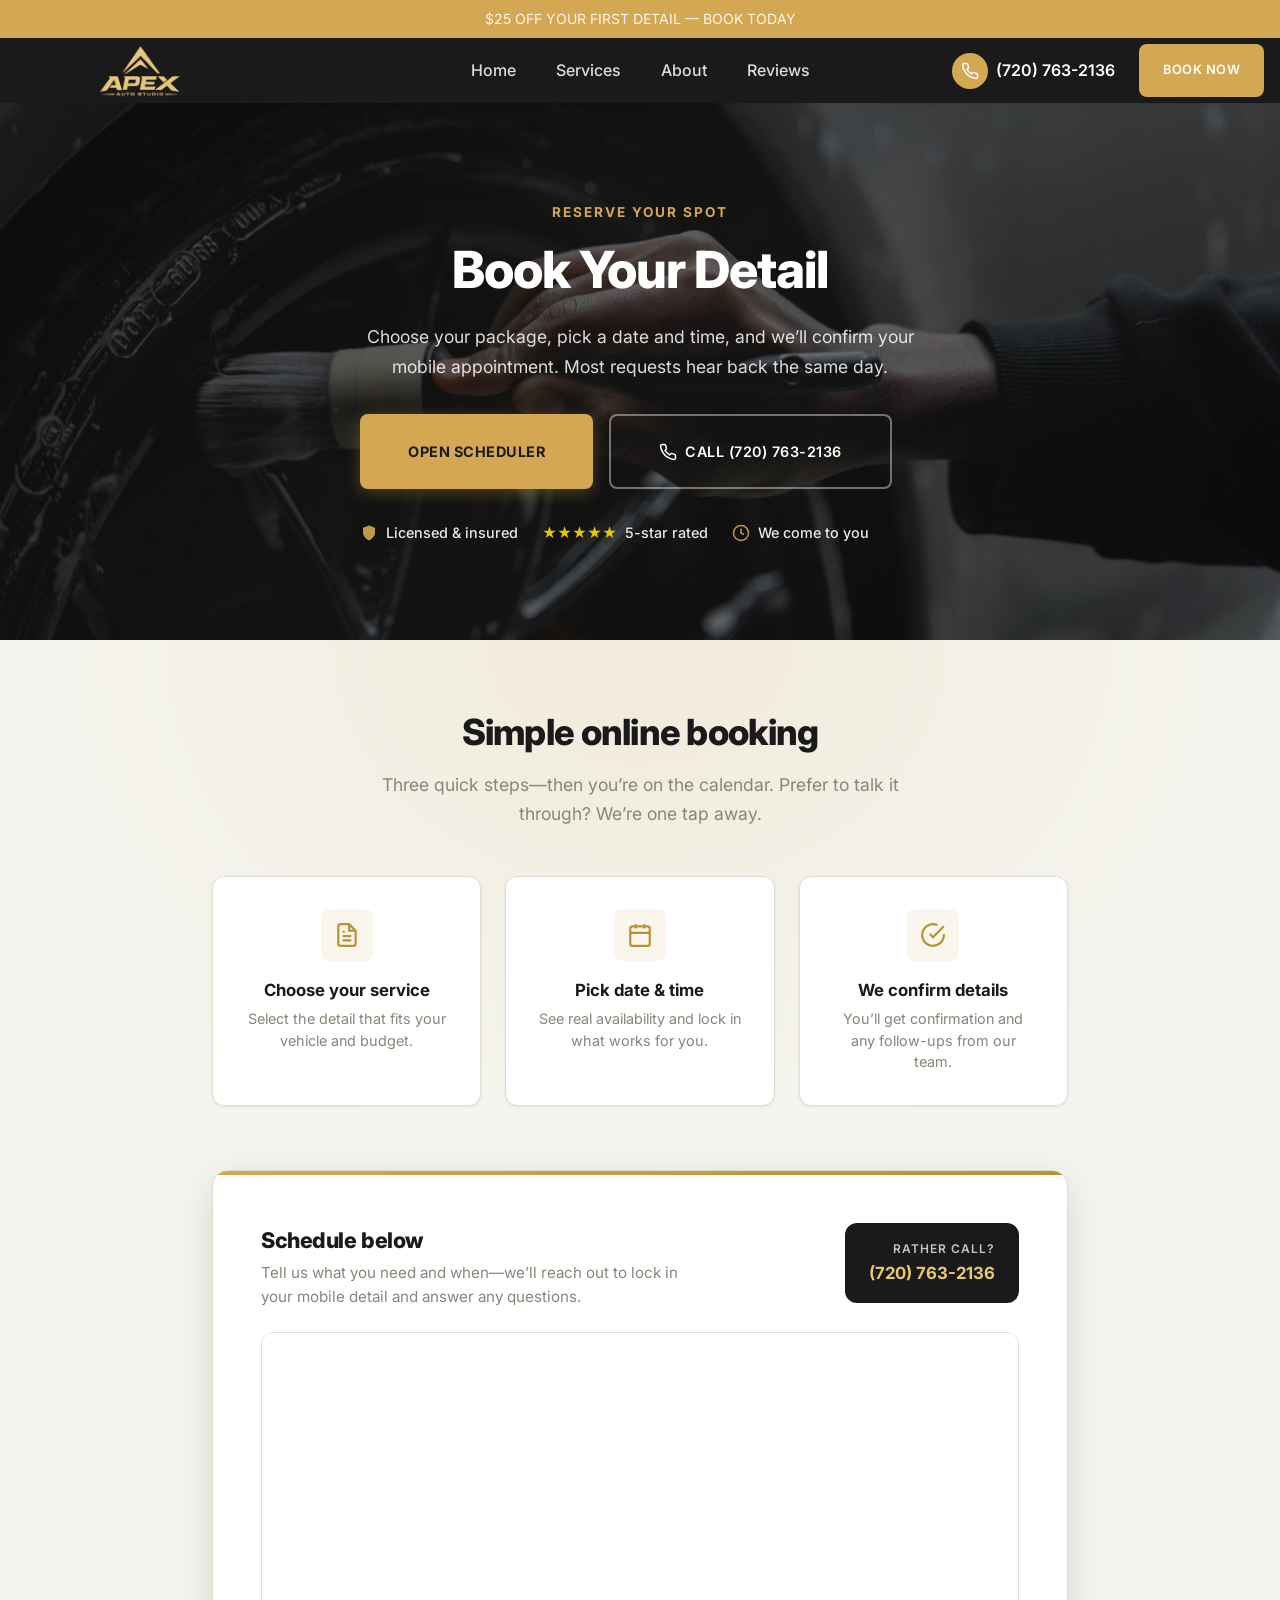
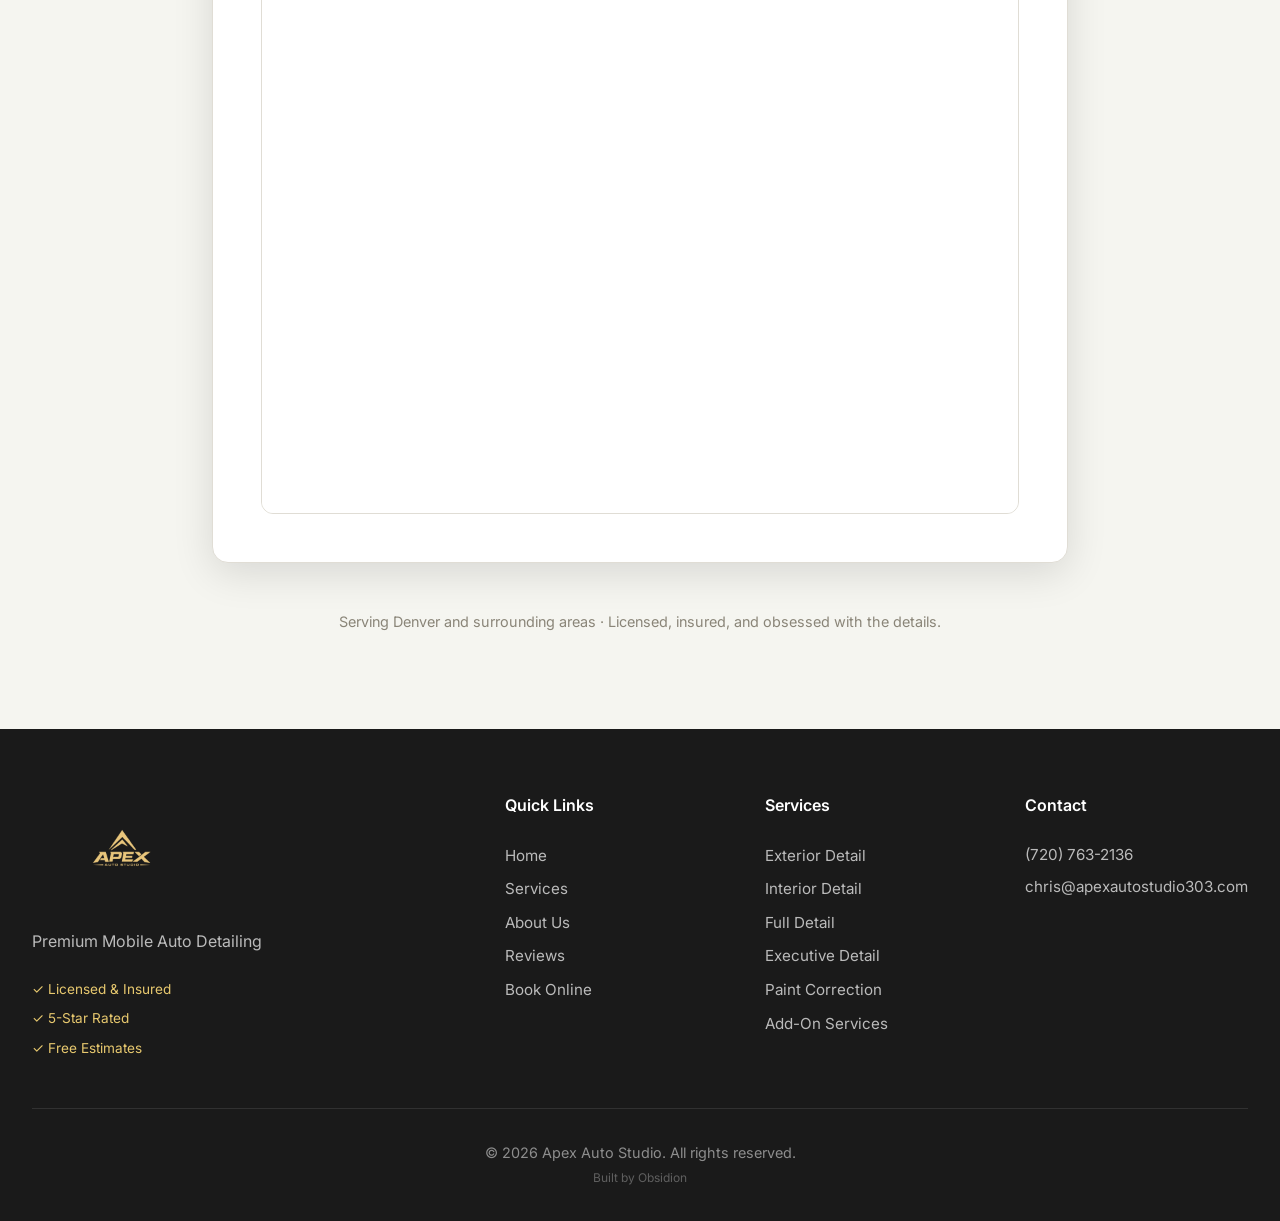
<file: book.html>
<!DOCTYPE html>
<html lang="en">

<head>
    <meta charset="UTF-8">
    <meta name="viewport" content="width=device-width, initial-scale=1.0">
    <title>Book Your Detail | Apex Auto Studio</title>
    <meta name="description"
        content="Book your premium mobile auto detailing appointment online. Choose your service, pick a date, and we'll come to you. Serving Denver and surrounding areas.">
    <meta property="og:title" content="Book Your Detail | Apex Auto Studio">
    <meta property="og:description"
        content="Schedule your mobile detailing appointment online. Premium service at your doorstep.">
    <meta property="og:image" content="assets/opengraph.png">
    <meta property="og:url" content="https://apexautostudio303.com/book.html">
    <meta property="og:type" content="website">
    <link rel="preconnect" href="https://fonts.googleapis.com">
    <link rel="preconnect" href="https://fonts.gstatic.com" crossorigin>
    <link rel="preconnect" href="https://api.leadconnectorhq.com" crossorigin>
    <link rel="preconnect" href="https://link.msgsndr.com">
    <link rel="dns-prefetch" href="https://stcdn.leadconnectorhq.com">
    <link href="https://fonts.googleapis.com/css2?family=Inter:wght@400;500;600;700;800&display=swap" rel="stylesheet">
    <link rel="stylesheet" href="styles.css">
<!-- Google tag (gtag.js) -->
<script async src="https://www.googletagmanager.com/gtag/js?id=G-K4WYX302M0"></script>
<script>
  window.dataLayer = window.dataLayer || [];
  function gtag(){dataLayer.push(arguments);}
  gtag('js', new Date());

  gtag('config', 'G-K4WYX302M0');
</script></head>

<body>
    <!-- Top Bar -->
    <a href="book.html" class="top-bar-link">
        <div class="top-bar">
            <div class="top-bar-content">
                <span class="top-bar-text">$25 OFF YOUR FIRST DETAIL — BOOK TODAY</span>
            </div>
        </div>
    </a>

    <!-- Navigation -->
    <nav class="navbar" id="navbar">
        <div class="nav-container">
            <a href="index.html" class="logo" aria-label="Apex Auto Studio Home">
                <img src="assets/logo.png" alt="Apex Auto Studio" class="nav-logo-img">
            </a>
            <div class="mobile-nav-controls">
                <a href="tel:720-763-2136" class="mobile-phone-btn" aria-label="Call Us">
                    <svg viewBox="0 0 24 24" fill="none" stroke="currentColor" stroke-width="2">
                        <path
                            d="M22 16.92v3a2 2 0 01-2.18 2 19.79 19.79 0 01-8.63-3.07 19.5 19.5 0 01-6-6 19.79 19.79 0 01-3.07-8.67A2 2 0 014.11 2h3a2 2 0 012 1.72 12.84 12.84 0 00.7 2.81 2 2 0 01-.45 2.11L8.09 9.91a16 16 0 006 6l1.27-1.27a2 2 0 012.11-.45 12.84 12.84 0 002.81.7A2 2 0 0122 16.92z" />
                    </svg>
                </a>
                <button class="nav-toggle" id="navToggle" aria-label="Toggle navigation" tabindex="0">
                    <span class="hamburger"></span>
                </button>
            </div>
            <ul class="nav-menu" id="navMenu">
                <li><a href="index.html" class="nav-link">Home</a></li>
                <li><a href="services.html" class="nav-link">Services</a></li>
                <li><a href="about.html" class="nav-link">About</a></li>
                <li><a href="reviews.html" class="nav-link">Reviews</a></li>

                <li class="mobile-only"><a href="tel:720-763-2136" class="nav-phone-mobile">(720) 763-2136</a></li>
                <li class="mobile-only"><a href="book.html" class="btn btn-nav-cta btn-full">BOOK NOW</a></li>
            </ul>
            <div class="nav-actions">
                <a href="tel:720-763-2136" class="nav-phone">
                    <div class="phone-icon-wrapper">
                        <svg viewBox="0 0 24 24" fill="none" stroke="currentColor" stroke-width="2">
                            <path
                                d="M22 16.92v3a2 2 0 01-2.18 2 19.79 19.79 0 01-8.63-3.07 19.5 19.5 0 01-6-6 19.79 19.79 0 01-3.07-8.67A2 2 0 014.11 2h3a2 2 0 012 1.72 12.84 12.84 0 00.7 2.81 2 2 0 01-.45 2.11L8.09 9.91a16 16 0 006 6l1.27-1.27a2 2 0 012.11-.45 12.84 12.84 0 002.81.7A2 2 0 0122 16.92z" />
                        </svg>
                    </div>
                    <span>(720) 763-2136</span>
                </a>
                <a href="book.html" class="btn btn-nav-cta">BOOK NOW</a>
            </div>
        </div>
    </nav>

    <!-- Booking hero (matches lead / contact energy) -->
    <section class="lead-hero book-hero" aria-labelledby="book-hero-title">
        <div class="lead-hero-bg">
            <img src="assets/pexels-tima-miroshnichenko-6872175.jpg" alt="Professional auto detailing"
                class="lead-hero-img" decoding="async" fetchpriority="high">
        </div>
        <div class="lead-hero-overlay"></div>
        <div class="lead-hero-content book-hero-content">
            <div class="lead-hero-text">
                <span class="lead-hero-label">Reserve your spot</span>
                <h1 class="lead-hero-title" id="book-hero-title">Book Your Detail</h1>
                <p class="lead-hero-desc">Choose your package, pick a date and time, and we’ll confirm your mobile
                    appointment. Most requests hear back the same day.</p>
                <div class="lead-hero-cta-row">
                    <a href="#book-scheduler" class="btn btn-primary btn-lg">Open scheduler</a>
                    <a href="tel:720-763-2136" class="btn btn-secondary btn-lg lead-hero-call-btn">
                        <svg viewBox="0 0 24 24" fill="none" stroke="currentColor" stroke-width="2" width="18"
                            height="18" aria-hidden="true">
                            <path
                                d="M22 16.92v3a2 2 0 01-2.18 2 19.79 19.79 0 01-8.63-3.07 19.5 19.5 0 01-6-6 19.79 19.79 0 01-3.07-8.67A2 2 0 014.11 2h3a2 2 0 012 1.72 12.84 12.84 0 00.7 2.81 2 2 0 01-.45 2.11L8.09 9.91a16 16 0 006 6l1.27-1.27a2 2 0 012.11-.45 12.84 12.84 0 002.81.7A2 2 0 0122 16.92z" />
                        </svg>
                        Call (720) 763-2136
                    </a>
                </div>
                <div class="lead-hero-badges">
                    <div class="lead-badge">
                        <svg viewBox="0 0 24 24" fill="currentColor" width="18" height="18" aria-hidden="true">
                            <path d="M12 22s8-4 8-10V5l-8-3-8 3v7c0 6 8 10 8 10z"></path>
                        </svg>
                        <span>Licensed &amp; insured</span>
                    </div>
                    <div class="lead-badge">
                        <span class="stars" style="color:#FFD700;">★★★★★</span>
                        <span>5-star rated</span>
                    </div>
                    <div class="lead-badge">
                        <svg viewBox="0 0 24 24" fill="none" stroke="currentColor" stroke-width="2" width="18"
                            height="18" aria-hidden="true">
                            <circle cx="12" cy="12" r="10"></circle>
                            <polyline points="12 6 12 12 16 14"></polyline>
                        </svg>
                        <span>We come to you</span>
                    </div>
                </div>
            </div>
        </div>
    </section>

    <!-- GHL scheduler (styled shell; form UI lives inside iframe) -->
    <section class="booking-experience" id="book-scheduler" aria-labelledby="booking-scheduler-heading">
        <div class="container booking-experience-inner">
            <header class="booking-preface">
                <h2 class="booking-preface-title" id="booking-scheduler-heading">Simple online booking</h2>
                <p class="booking-preface-desc">Three quick steps—then you’re on the calendar. Prefer to talk it through?
                    We’re one tap away.</p>
            </header>
            <div class="booking-value-grid">
                <div class="booking-value-card">
                    <div class="booking-value-icon" aria-hidden="true">
                        <svg viewBox="0 0 24 24" fill="none" stroke="currentColor" stroke-width="2">
                            <path d="M14 2H6a2 2 0 00-2 2v16a2 2 0 002 2h12a2 2 0 002-2V8z"></path>
                            <path d="M14 2v6h6M16 13H8M16 17H8M10 9H8"></path>
                        </svg>
                    </div>
                    <h3 class="booking-value-title">Choose your service</h3>
                    <p class="booking-value-text">Select the detail that fits your vehicle and budget.</p>
                </div>
                <div class="booking-value-card">
                    <div class="booking-value-icon" aria-hidden="true">
                        <svg viewBox="0 0 24 24" fill="none" stroke="currentColor" stroke-width="2">
                            <rect x="3" y="4" width="18" height="18" rx="2" ry="2"></rect>
                            <path d="M16 2v4M8 2v4M3 10h18"></path>
                        </svg>
                    </div>
                    <h3 class="booking-value-title">Pick date &amp; time</h3>
                    <p class="booking-value-text">See real availability and lock in what works for you.</p>
                </div>
                <div class="booking-value-card">
                    <div class="booking-value-icon" aria-hidden="true">
                        <svg viewBox="0 0 24 24" fill="none" stroke="currentColor" stroke-width="2">
                            <path d="M22 11.08V12a10 10 0 11-5.93-9.14"></path>
                            <polyline points="22 4 12 14.01 9 11.01"></polyline>
                        </svg>
                    </div>
                    <h3 class="booking-value-title">We confirm details</h3>
                    <p class="booking-value-text">You’ll get confirmation and any follow-ups from our team.</p>
                </div>
            </div>

            <div class="booking-widget-card">
                <div class="booking-widget-card-inner">
                    <div class="booking-widget-card-head">
                        <div class="booking-widget-card-intro">
                            <h3 class="booking-widget-card-title">Schedule below</h3>
                            <p class="booking-widget-card-sub">Tell us what you need and when—we’ll reach out to lock in
                                your mobile detail and answer any questions.</p>
                        </div>
                        <a href="tel:720-763-2136" class="booking-widget-phone">
                            <span class="booking-widget-phone-label">Rather call?</span>
                            <span class="booking-widget-phone-num">(720) 763-2136</span>
                        </a>
                    </div>
                    <div class="booking-iframe-wrap" aria-busy="true" aria-label="Loading booking form">
                        <div class="booking-iframe-skeleton" aria-hidden="true">
                            <div class="booking-skeleton-bar booking-skeleton-bar--lg"></div>
                            <div class="booking-skeleton-bar"></div>
                            <div class="booking-skeleton-bar booking-skeleton-bar--short"></div>
                            <div class="booking-skeleton-fields">
                                <div class="booking-skeleton-field"></div>
                                <div class="booking-skeleton-field"></div>
                                <div class="booking-skeleton-field booking-skeleton-field--wide"></div>
                            </div>
                        </div>
                        <iframe
                            class="booking-ghl-iframe"
                            src="https://api.leadconnectorhq.com/widget/form/BECuw4R5vmUW4GuyoIY1"
                            id="inline-BECuw4R5vmUW4GuyoIY1"
                            data-layout="{'id':'INLINE'}"
                            data-trigger-type="alwaysShow"
                            data-trigger-value=""
                            data-activation-type="alwaysActivated"
                            data-activation-value=""
                            data-deactivation-type="neverDeactivate"
                            data-deactivation-value=""
                            data-form-name="Standard Form"
                            data-layout-iframe-id="inline-BECuw4R5vmUW4GuyoIY1"
                            data-form-id="BECuw4R5vmUW4GuyoIY1"
                            title="Book your detailing appointment"
                            loading="eager"
                        ></iframe>
                        <script src="https://link.msgsndr.com/js/form_embed.js"></script>
                    </div>
                </div>
            </div>
            <p class="booking-experience-footnote">Serving Denver and surrounding areas · Licensed, insured, and
                obsessed with the details.</p>
        </div>
    </section>

    <!-- Footer -->
    <footer class="footer">
        <div class="container">
            <div class="footer-grid">
                <div class="footer-brand">
                    <a href="index.html" class="footer-logo" aria-label="Apex Auto Studio">
                        <img src="assets/logo.png" alt="Apex Auto Studio" class="footer-logo-img">
                    </a>
                    <p class="footer-desc">Premium Mobile Auto Detailing</p>
                    <div class="footer-certifications">
                        <span class="certification">✓ Licensed & Insured</span>
                        <span class="certification">✓ 5-Star Rated</span>
                        <span class="certification">✓ Free Estimates</span>
                    </div>
                </div>
                <div class="footer-links">
                    <h4>Quick Links</h4>
                    <ul>
                        <li><a href="index.html">Home</a></li>
                        <li><a href="services.html">Services</a></li>
                        <li><a href="about.html">About Us</a></li>
                        <li><a href="reviews.html">Reviews</a></li>

                        <li><a href="book.html">Book Online</a></li>
                    </ul>
                </div>
                <div class="footer-services">
                    <h4>Services</h4>
                    <ul>
                        <li><a href="services.html">Exterior Detail</a></li>
                        <li><a href="services.html">Interior Detail</a></li>
                        <li><a href="services.html">Full Detail</a></li>
                        <li><a href="services.html">Executive Detail</a></li>
                        <li><a href="services.html">Paint Correction</a></li>
                        <li><a href="services.html">Add-On Services</a></li>
                    </ul>
                </div>
                <div class="footer-contact">
                    <h4>Contact</h4>
                    <p><a href="tel:720-763-2136">(720) 763-2136</a></p>
                    <p><a href="mailto:chris@apexautostudio303.com">chris@apexautostudio303.com</a></p>
                </div>
            </div>
            <div class="footer-bottom">
                <p>&copy; 2026 Apex Auto Studio. All rights reserved.</p>
                <a href="https://www.obsidion.ai/" target="_blank" class="footer-credit">Built by Obsidion</a>
            </div>
        </div>
    </footer>

    <script>
        (function () {
            var wrap = document.querySelector('.booking-iframe-wrap');
            var iframe = document.querySelector('.booking-ghl-iframe');
            if (!wrap || !iframe) return;
            function done() {
                wrap.classList.add('is-loaded');
                wrap.setAttribute('aria-busy', 'false');
            }
            var t = setTimeout(done, 14000);
            iframe.addEventListener('load', function onLoad() {
                clearTimeout(t);
                iframe.removeEventListener('load', onLoad);
                done();
            });
        })();
    </script>
    <script src="script.js"></script>
</body>

</html>
</file>
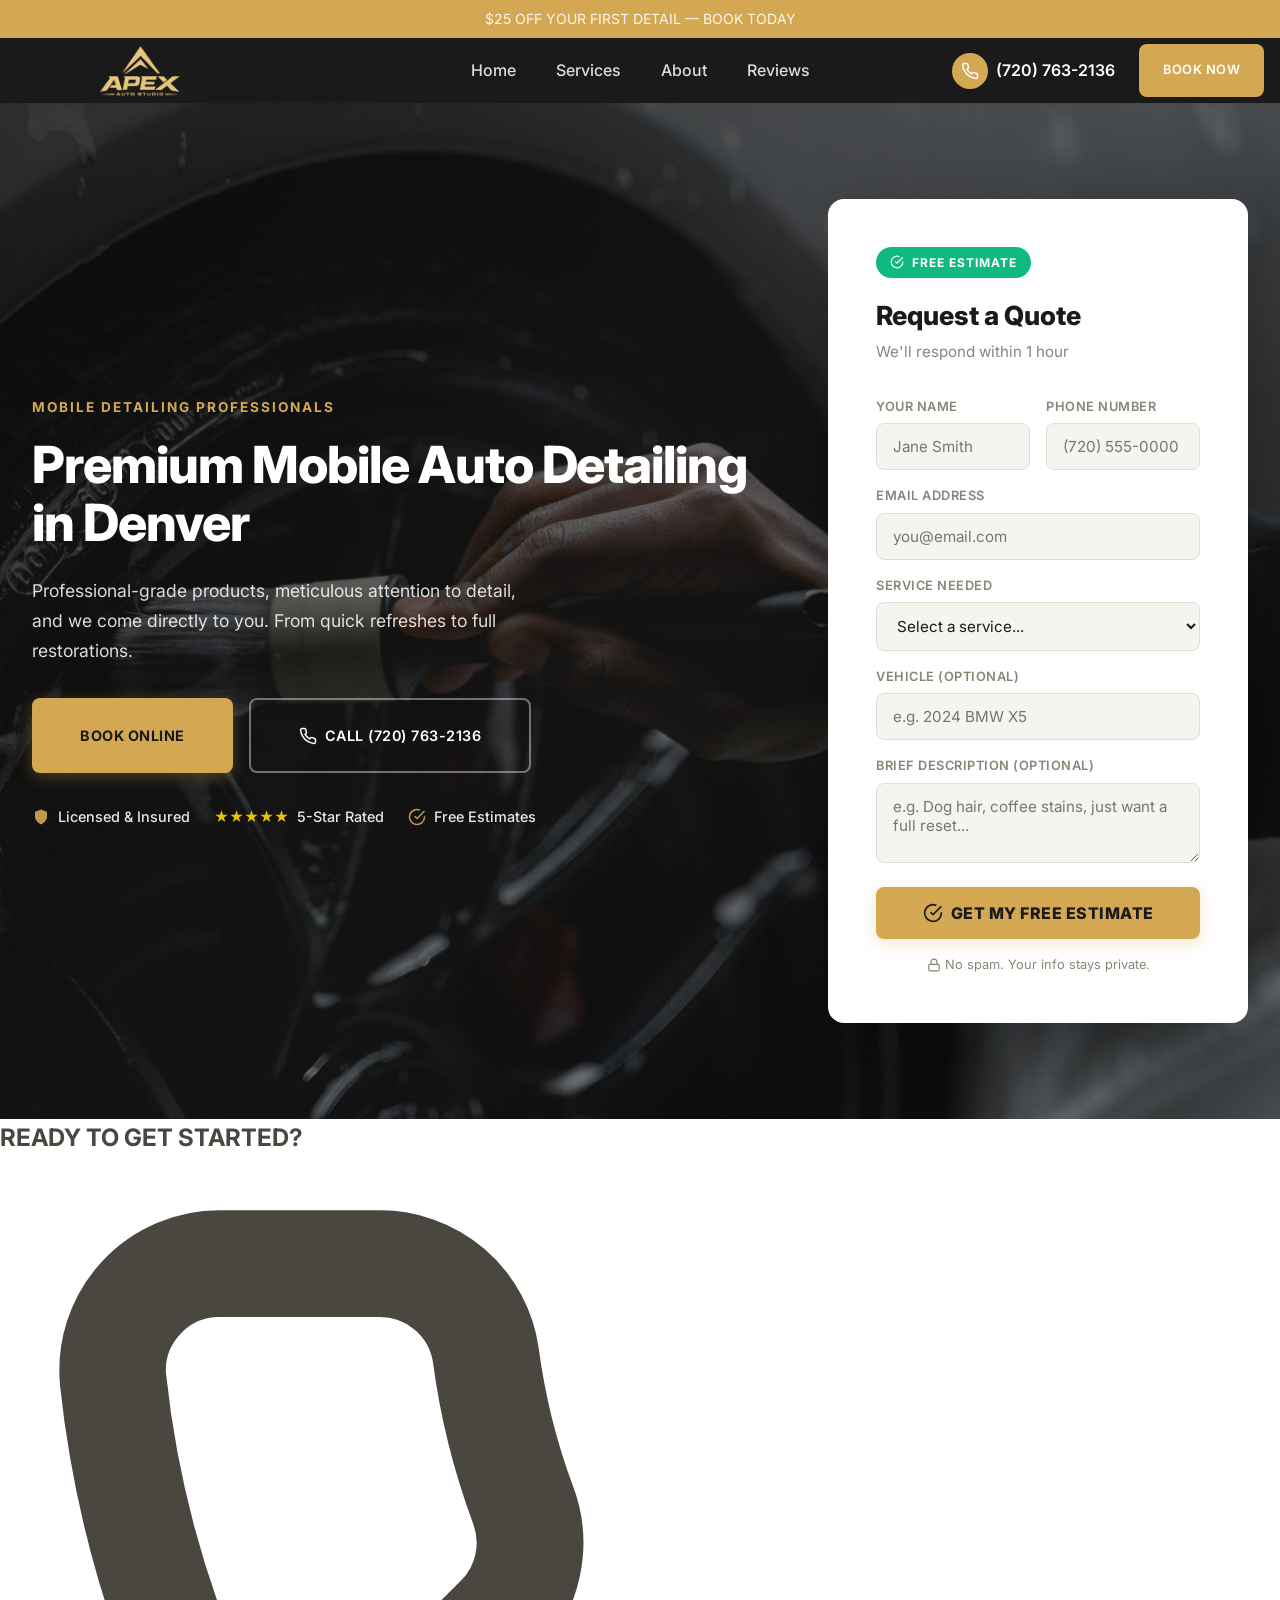
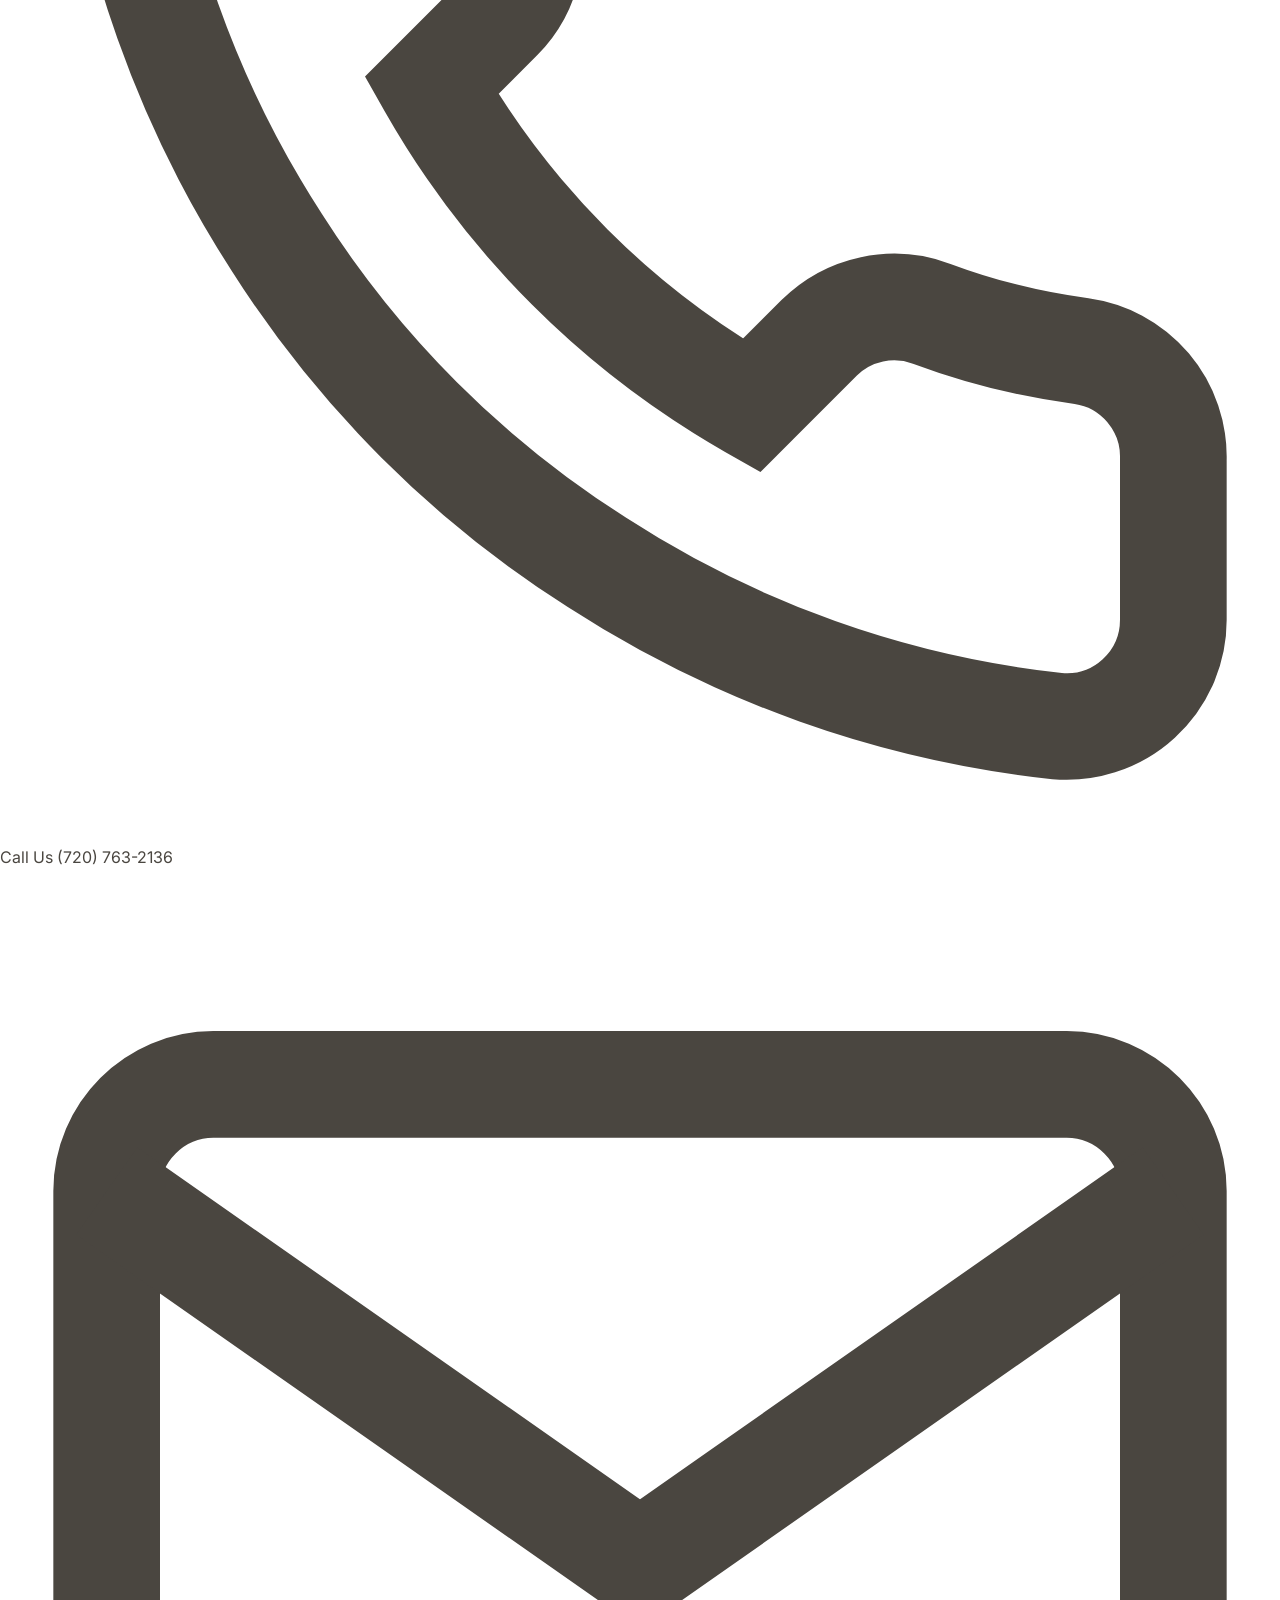
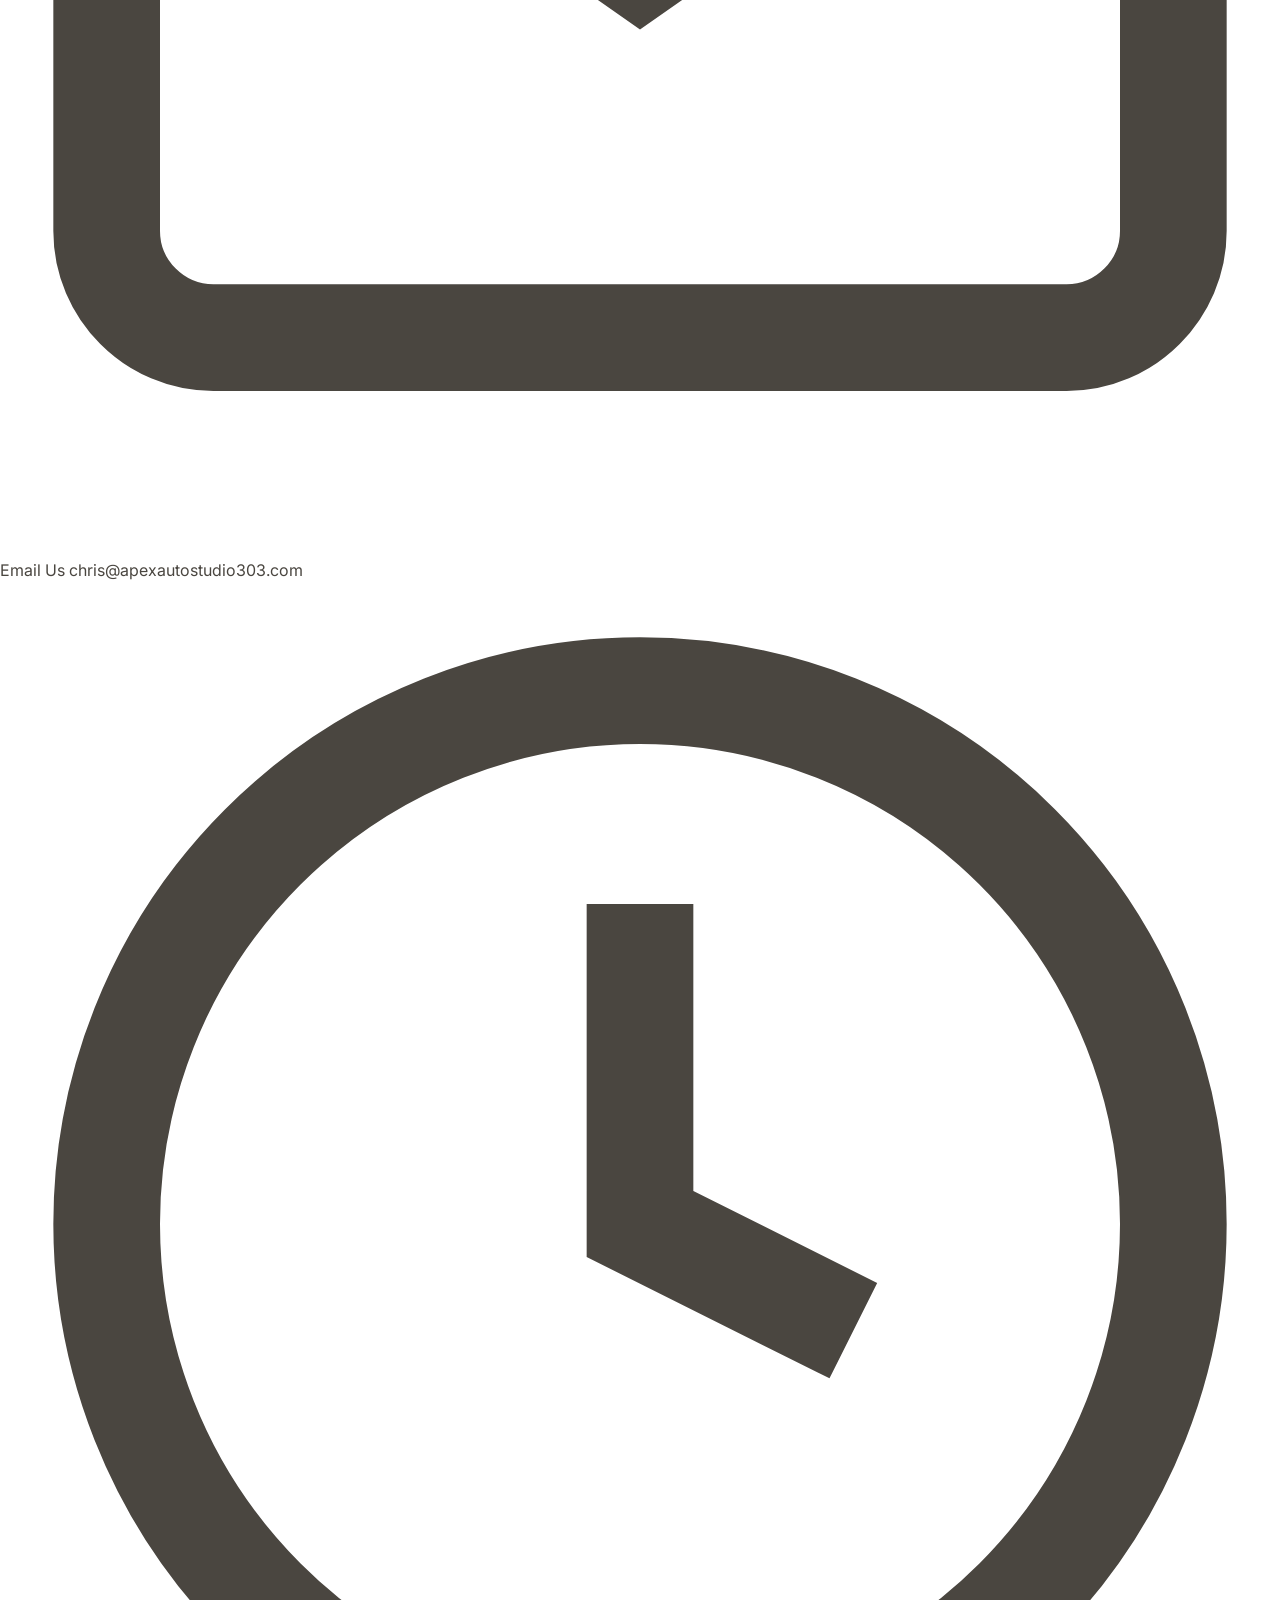
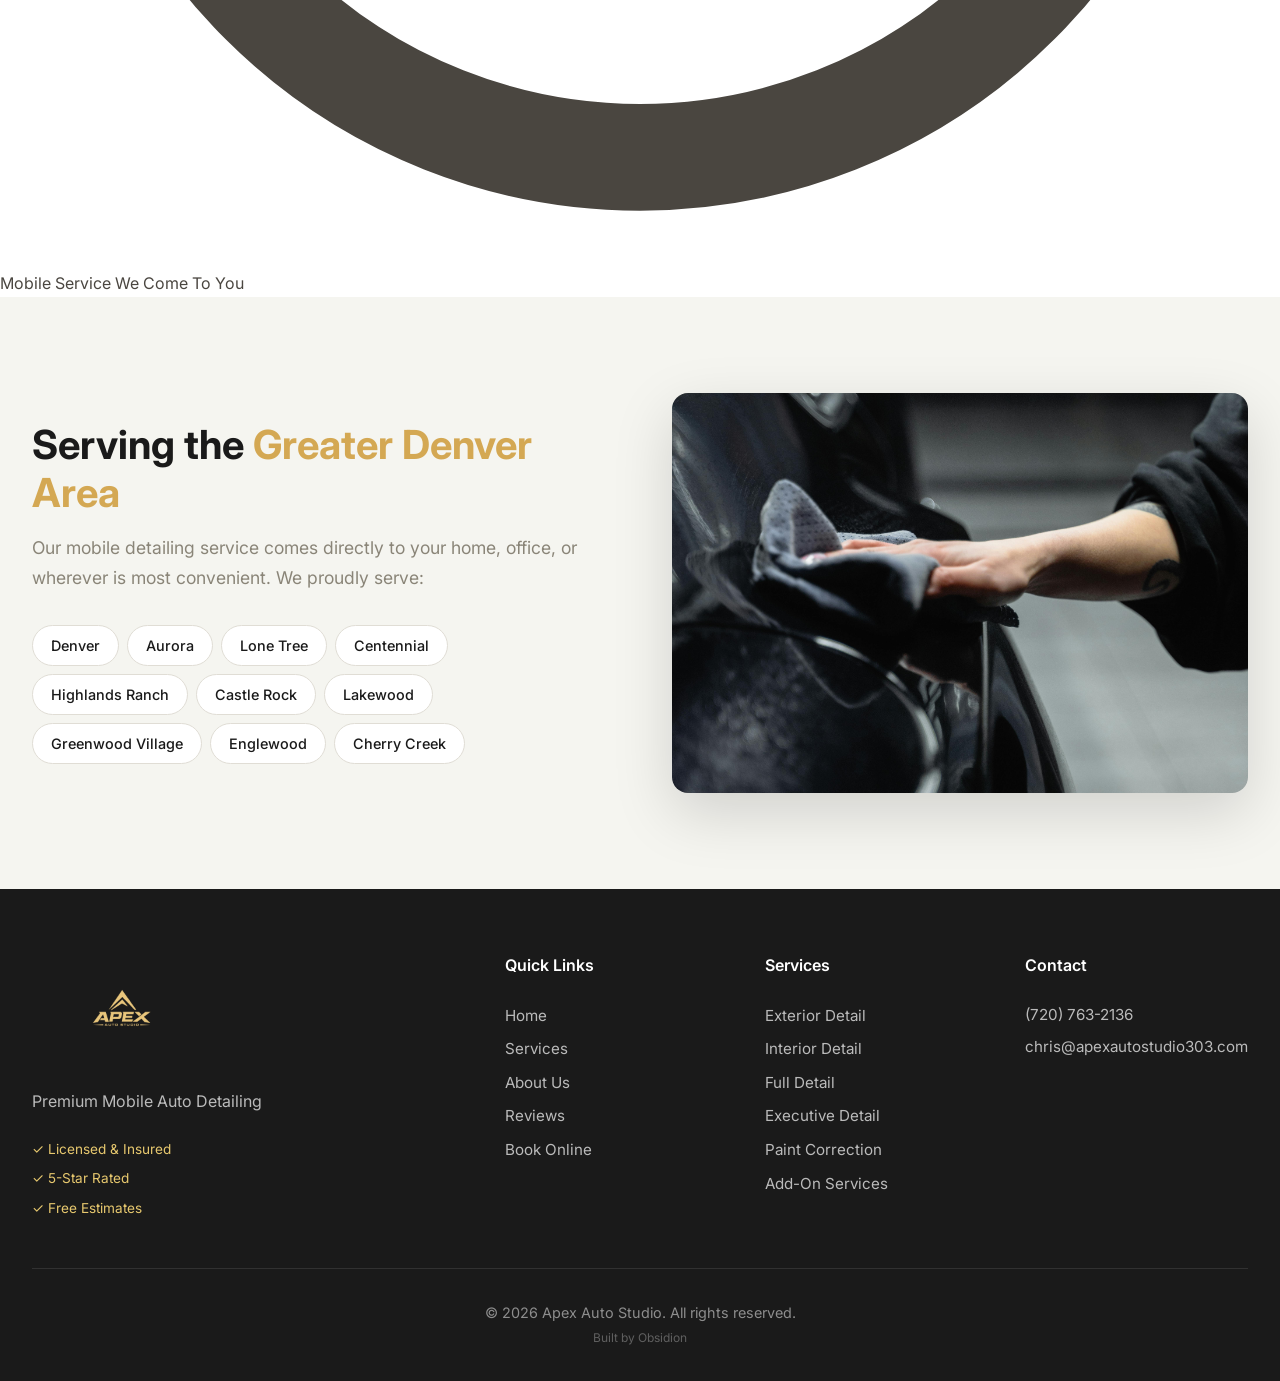
<file: contact.html>
<!DOCTYPE html>
<html lang="en">

<head>
    <meta charset="UTF-8">
    <meta name="viewport" content="width=device-width, initial-scale=1.0">
    <title>Get a Free Estimate | Apex Auto Studio</title>
    <meta name="description"
        content="Request a free estimate from Apex Auto Studio. Premium mobile auto detailing in Denver. We respond within 1 hour. Call (720) 763-2136.">
    <meta property="og:title" content="Get a Free Estimate | Apex Auto Studio">
    <meta property="og:description"
        content="Request your free mobile detailing estimate. Serving Denver and surrounding areas.">
    <meta property="og:image" content="assets/opengraph.png">
    <meta property="og:url" content="https://apexautostudio303.com/contact.html">
    <meta property="og:type" content="website">
    <link rel="preconnect" href="https://fonts.googleapis.com">
    <link rel="preconnect" href="https://fonts.gstatic.com" crossorigin>
    <link href="https://fonts.googleapis.com/css2?family=Inter:wght@400;500;600;700;800&display=swap" rel="stylesheet">
    <link rel="stylesheet" href="styles.css">
<!-- Google tag (gtag.js) -->
<script async src="https://www.googletagmanager.com/gtag/js?id=G-K4WYX302M0"></script>
<script>
  window.dataLayer = window.dataLayer || [];
  function gtag(){dataLayer.push(arguments);}
  gtag('js', new Date());

  gtag('config', 'G-K4WYX302M0');
</script></head>

<body>
    <!-- Top Bar -->
    <a href="book.html" class="top-bar-link">
        <div class="top-bar">
            <div class="top-bar-content">
                <span class="top-bar-text">$25 OFF YOUR FIRST DETAIL — BOOK TODAY</span>
            </div>
        </div>
    </a>

    <!-- Navigation -->
    <nav class="navbar" id="navbar">
        <div class="nav-container">
            <a href="index.html" class="logo" aria-label="Apex Auto Studio Home">
                <img src="assets/logo.png" alt="Apex Auto Studio" class="nav-logo-img">
            </a>
            <div class="mobile-nav-controls">
                <a href="tel:720-763-2136" class="mobile-phone-btn" aria-label="Call Us">
                    <svg viewBox="0 0 24 24" fill="none" stroke="currentColor" stroke-width="2">
                        <path
                            d="M22 16.92v3a2 2 0 01-2.18 2 19.79 19.79 0 01-8.63-3.07 19.5 19.5 0 01-6-6 19.79 19.79 0 01-3.07-8.67A2 2 0 014.11 2h3a2 2 0 012 1.72 12.84 12.84 0 00.7 2.81 2 2 0 01-.45 2.11L8.09 9.91a16 16 0 006 6l1.27-1.27a2 2 0 012.11-.45 12.84 12.84 0 002.81.7A2 2 0 0122 16.92z" />
                    </svg>
                </a>
                <button class="nav-toggle" id="navToggle" aria-label="Toggle navigation" tabindex="0">
                    <span class="hamburger"></span>
                </button>
            </div>
            <ul class="nav-menu" id="navMenu">
                <li><a href="index.html" class="nav-link">Home</a></li>
                <li><a href="services.html" class="nav-link">Services</a></li>
                <li><a href="about.html" class="nav-link">About</a></li>
                <li><a href="reviews.html" class="nav-link">Reviews</a></li>

                <li class="mobile-only"><a href="tel:720-763-2136" class="nav-phone-mobile">(720) 763-2136</a></li>
                <li class="mobile-only"><a href="book.html" class="btn btn-nav-cta btn-full">BOOK NOW</a></li>
            </ul>
            <div class="nav-actions">
                <a href="tel:720-763-2136" class="nav-phone">
                    <div class="phone-icon-wrapper">
                        <svg viewBox="0 0 24 24" fill="none" stroke="currentColor" stroke-width="2">
                            <path
                                d="M22 16.92v3a2 2 0 01-2.18 2 19.79 19.79 0 01-8.63-3.07 19.5 19.5 0 01-6-6 19.79 19.79 0 01-3.07-8.67A2 2 0 014.11 2h3a2 2 0 012 1.72 12.84 12.84 0 00.7 2.81 2 2 0 01-.45 2.11L8.09 9.91a16 16 0 006 6l1.27-1.27a2 2 0 012.11-.45 12.84 12.84 0 002.81.7A2 2 0 0122 16.92z" />
                        </svg>
                    </div>
                    <span>(720) 763-2136</span>
                </a>
                <a href="book.html" class="btn btn-nav-cta">BOOK NOW</a>
            </div>
        </div>
    </nav>

    <!-- Lead Capture Hero -->
    <section class="lead-hero">
        <div class="lead-hero-bg">
            <img src="assets/pexels-tima-miroshnichenko-6872175.jpg" alt="Professional auto detailing"
                class="lead-hero-img">
        </div>
        <div class="lead-hero-overlay"></div>
        <div class="lead-hero-content">
            <div class="lead-hero-text">
                <span class="lead-hero-label">MOBILE DETAILING PROFESSIONALS</span>
                <h1 class="lead-hero-title">Premium Mobile Auto Detailing in Denver</h1>
                <p class="lead-hero-desc">Professional-grade products, meticulous attention to detail, and we come
                    directly to you. From quick refreshes to full restorations.</p>
                <div class="lead-hero-cta-row">
                    <a href="book.html" class="btn btn-primary btn-lg">BOOK ONLINE</a>
                    <a href="tel:720-763-2136" class="btn btn-secondary btn-lg lead-hero-call-btn">
                        <svg viewBox="0 0 24 24" fill="none" stroke="currentColor" stroke-width="2" width="18"
                            height="18">
                            <path
                                d="M22 16.92v3a2 2 0 01-2.18 2 19.79 19.79 0 01-8.63-3.07 19.5 19.5 0 01-6-6 19.79 19.79 0 01-3.07-8.67A2 2 0 014.11 2h3a2 2 0 012 1.72 12.84 12.84 0 00.7 2.81 2 2 0 01-.45 2.11L8.09 9.91a16 16 0 006 6l1.27-1.27a2 2 0 012.11-.45 12.84 12.84 0 002.81.7A2 2 0 0122 16.92z" />
                        </svg>
                        CALL (720) 763-2136
                    </a>
                </div>
                <div class="lead-hero-badges">
                    <div class="lead-badge">
                        <svg viewBox="0 0 24 24" fill="currentColor" width="18" height="18">
                            <path d="M12 22s8-4 8-10V5l-8-3-8 3v7c0 6 8 10 8 10z"></path>
                        </svg>
                        <span>Licensed & Insured</span>
                    </div>
                    <div class="lead-badge">
                        <span class="stars" style="color:#FFD700;">★★★★★</span>
                        <span>5-Star Rated</span>
                    </div>
                    <div class="lead-badge">
                        <svg viewBox="0 0 24 24" fill="none" stroke="currentColor" stroke-width="2" width="18"
                            height="18">
                            <path d="M22 11.08V12a10 10 0 11-5.93-9.14"></path>
                            <polyline points="22 4 12 14.01 9 11.01"></polyline>
                        </svg>
                        <span>Free Estimates</span>
                    </div>
                </div>
            </div>
            <div class="lead-form-panel">
                <div class="lead-form-badge">
                    <svg viewBox="0 0 24 24" fill="none" stroke="currentColor" stroke-width="2" width="16" height="16">
                        <path d="M22 11.08V12a10 10 0 11-5.93-9.14"></path>
                        <polyline points="22 4 12 14.01 9 11.01"></polyline>
                    </svg>
                    FREE ESTIMATE
                </div>
                <h2 class="lead-form-title">Request a Quote</h2>
                <p class="lead-form-subtitle">We'll respond within 1 hour</p>
                <form id="contactForm" class="lead-form">
                    <div class="lead-form-row">
                        <div class="lead-form-group">
                            <label for="leadName">Your Name</label>
                            <input type="text" id="leadName" name="name" placeholder="Jane Smith" required>
                        </div>
                        <div class="lead-form-group">
                            <label for="leadPhone">Phone Number</label>
                            <input type="tel" id="leadPhone" name="phone" placeholder="(720) 555-0000" required>
                        </div>
                    </div>
                    <div class="lead-form-group">
                        <label for="leadEmail">Email Address</label>
                        <input type="email" id="leadEmail" name="email" placeholder="you@email.com">
                    </div>
                    <div class="lead-form-group">
                        <label for="leadService">Service Needed</label>
                        <select id="leadService" name="service">
                            <option value="">Select a service...</option>
                            <option value="exterior">Exterior Detail — Starting at $149</option>
                            <option value="interior">Interior Detail — Starting at $199</option>
                            <option value="full">Full Detail — Starting at $299</option>
                            <option value="executive">Executive Detail — Starting at $449</option>
                            <option value="paint">Paint Correction — Custom Quote</option>
                            <option value="membership">Apex Detail Club Membership</option>
                            <option value="other">Other / Custom Request</option>
                        </select>
                    </div>
                    <div class="lead-form-group">
                        <label for="leadVehicle">Vehicle (optional)</label>
                        <input type="text" id="leadVehicle" name="vehicle" placeholder="e.g. 2024 BMW X5">
                    </div>
                    <div class="lead-form-group">
                        <label for="leadMessage">Brief Description (optional)</label>
                        <textarea id="leadMessage" name="message"
                            placeholder="e.g. Dog hair, coffee stains, just want a full reset..."></textarea>
                    </div>
                    <button type="submit" class="lead-form-submit" id="leadSubmitBtn">
                        <svg viewBox="0 0 24 24" fill="none" stroke="currentColor" stroke-width="2" width="20"
                            height="20">
                            <path d="M22 11.08V12a10 10 0 11-5.93-9.14"></path>
                            <polyline points="22 4 12 14.01 9 11.01"></polyline>
                        </svg>
                        GET MY FREE ESTIMATE
                    </button>
                    <p class="lead-form-privacy">
                        <svg viewBox="0 0 24 24" fill="none" stroke="currentColor" stroke-width="2" width="14"
                            height="14">
                            <rect x="3" y="11" width="18" height="11" rx="2" ry="2"></rect>
                            <path d="M7 11V7a5 5 0 0110 0v4"></path>
                        </svg>
                        No spam. Your info stays private.
                    </p>
                </form>
            </div>
        </div>
    </section>

    <!-- Contact Bar Section -->
    <section class="contact-bar" id="book" style="margin-top:0; border-radius:0;">
        <div class="contact-bar-container">
            <h2 class="contact-bar-title">READY TO <strong>GET STARTED?</strong></h2>
            <div class="contact-bar-cards">
                <a href="tel:720-763-2136" class="contact-card">
                    <div class="contact-card-icon">
                        <svg viewBox="0 0 24 24" fill="none" stroke="currentColor" stroke-width="2">
                            <path
                                d="M22 16.92v3a2 2 0 01-2.18 2 19.79 19.79 0 01-8.63-3.07 19.5 19.5 0 01-6-6 19.79 19.79 0 01-3.07-8.67A2 2 0 014.11 2h3a2 2 0 012 1.72 12.84 12.84 0 00.7 2.81 2 2 0 01-.45 2.11L8.09 9.91a16 16 0 006 6l1.27-1.27a2 2 0 012.11-.45 12.84 12.84 0 002.81.7A2 2 0 0122 16.92z" />
                        </svg>
                    </div>
                    <div class="contact-card-content">
                        <span class="contact-card-label">Call Us</span>
                        <span class="contact-card-value">(720) 763-2136</span>
                    </div>
                </a>
                <a href="mailto:chris@apexautostudio303.com" class="contact-card">
                    <div class="contact-card-icon">
                        <svg viewBox="0 0 24 24" fill="none" stroke="currentColor" stroke-width="2">
                            <path d="M4 4h16c1.1 0 2 .9 2 2v12c0 1.1-.9 2-2 2H4c-1.1 0-2-.9-2-2V6c0-1.1.9-2 2-2z">
                            </path>
                            <polyline points="22,6 12,13 2,6"></polyline>
                        </svg>
                    </div>
                    <div class="contact-card-content">
                        <span class="contact-card-label">Email Us</span>
                        <span class="contact-card-value">chris@apexautostudio303.com</span>
                    </div>
                </a>
                <div class="contact-card hours">
                    <div class="contact-card-icon">
                        <svg viewBox="0 0 24 24" fill="none" stroke="currentColor" stroke-width="2">
                            <circle cx="12" cy="12" r="10"></circle>
                            <polyline points="12 6 12 12 16 14"></polyline>
                        </svg>
                    </div>
                    <div class="contact-card-content">
                        <span class="contact-card-label">Mobile Service</span>
                        <span class="contact-card-value">We Come To You</span>
                    </div>
                </div>
            </div>
        </div>
    </section>

    <!-- Service Areas Section -->
    <section class="lead-areas">
        <div class="container">
            <div class="lead-areas-grid">
                <div class="lead-areas-content">
                    <h2 class="section-title">Serving the <strong>Greater Denver Area</strong></h2>
                    <p class="lead-areas-desc">Our mobile detailing service comes directly to your home, office, or
                        wherever is most convenient. We proudly serve:</p>
                    <div class="lead-areas-tags">
                        <span class="area-tag">Denver</span>
                        <span class="area-tag">Aurora</span>
                        <span class="area-tag">Lone Tree</span>
                        <span class="area-tag">Centennial</span>
                        <span class="area-tag">Highlands Ranch</span>
                        <span class="area-tag">Castle Rock</span>
                        <span class="area-tag">Lakewood</span>
                        <span class="area-tag">Greenwood Village</span>
                        <span class="area-tag">Englewood</span>
                        <span class="area-tag">Cherry Creek</span>
                    </div>
                </div>
                <div class="lead-areas-image">
                    <img src="assets/pexels-tima-miroshnichenko-6872572.jpg" alt="Auto detailing service in Denver"
                        loading="lazy">
                </div>
            </div>
        </div>
    </section>

    <!-- Footer -->
    <footer class="footer">
        <div class="container">
            <div class="footer-grid">
                <div class="footer-brand">
                    <a href="index.html" class="footer-logo" aria-label="Apex Auto Studio">
                        <img src="assets/logo.png" alt="Apex Auto Studio" class="footer-logo-img">
                    </a>
                    <p class="footer-desc">Premium Mobile Auto Detailing</p>
                    <div class="footer-certifications">
                        <span class="certification">✓ Licensed & Insured</span>
                        <span class="certification">✓ 5-Star Rated</span>
                        <span class="certification">✓ Free Estimates</span>
                    </div>
                </div>
                <div class="footer-links">
                    <h4>Quick Links</h4>
                    <ul>
                        <li><a href="index.html">Home</a></li>
                        <li><a href="services.html">Services</a></li>
                        <li><a href="about.html">About Us</a></li>
                        <li><a href="reviews.html">Reviews</a></li>

                        <li><a href="book.html">Book Online</a></li>
                    </ul>
                </div>
                <div class="footer-services">
                    <h4>Services</h4>
                    <ul>
                        <li><a href="services.html">Exterior Detail</a></li>
                        <li><a href="services.html">Interior Detail</a></li>
                        <li><a href="services.html">Full Detail</a></li>
                        <li><a href="services.html">Executive Detail</a></li>
                        <li><a href="services.html">Paint Correction</a></li>
                        <li><a href="services.html">Add-On Services</a></li>
                    </ul>
                </div>
                <div class="footer-contact">
                    <h4>Contact</h4>
                    <p><a href="tel:720-763-2136">(720) 763-2136</a></p>
                    <p><a href="mailto:chris@apexautostudio303.com">chris@apexautostudio303.com</a></p>
                </div>
            </div>
            <div class="footer-bottom">
                <p>&copy; 2026 Apex Auto Studio. All rights reserved.</p>
                <a href="https://www.obsidion.ai/" target="_blank" class="footer-credit">Built by Obsidion</a>
            </div>
        </div>
    </footer>

    <script src="script.js"></script>
</body>

</html>
</file>
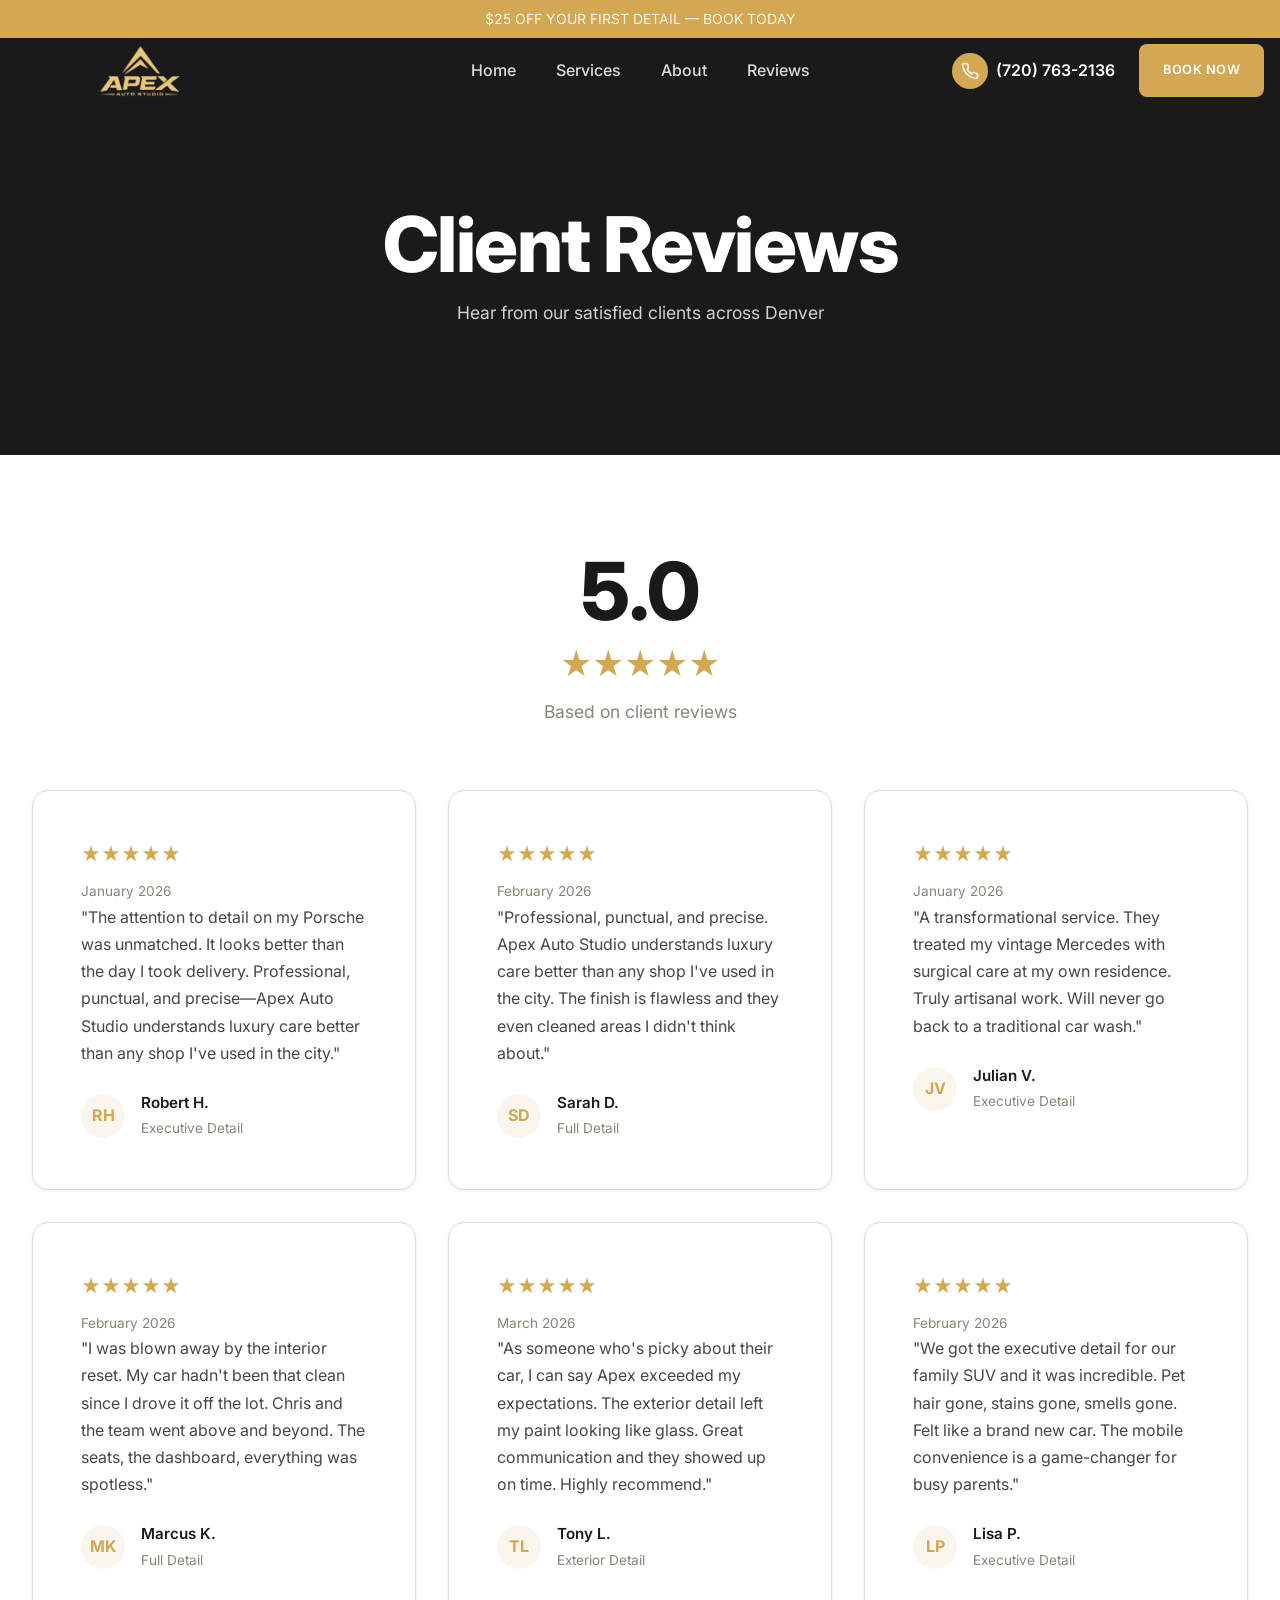
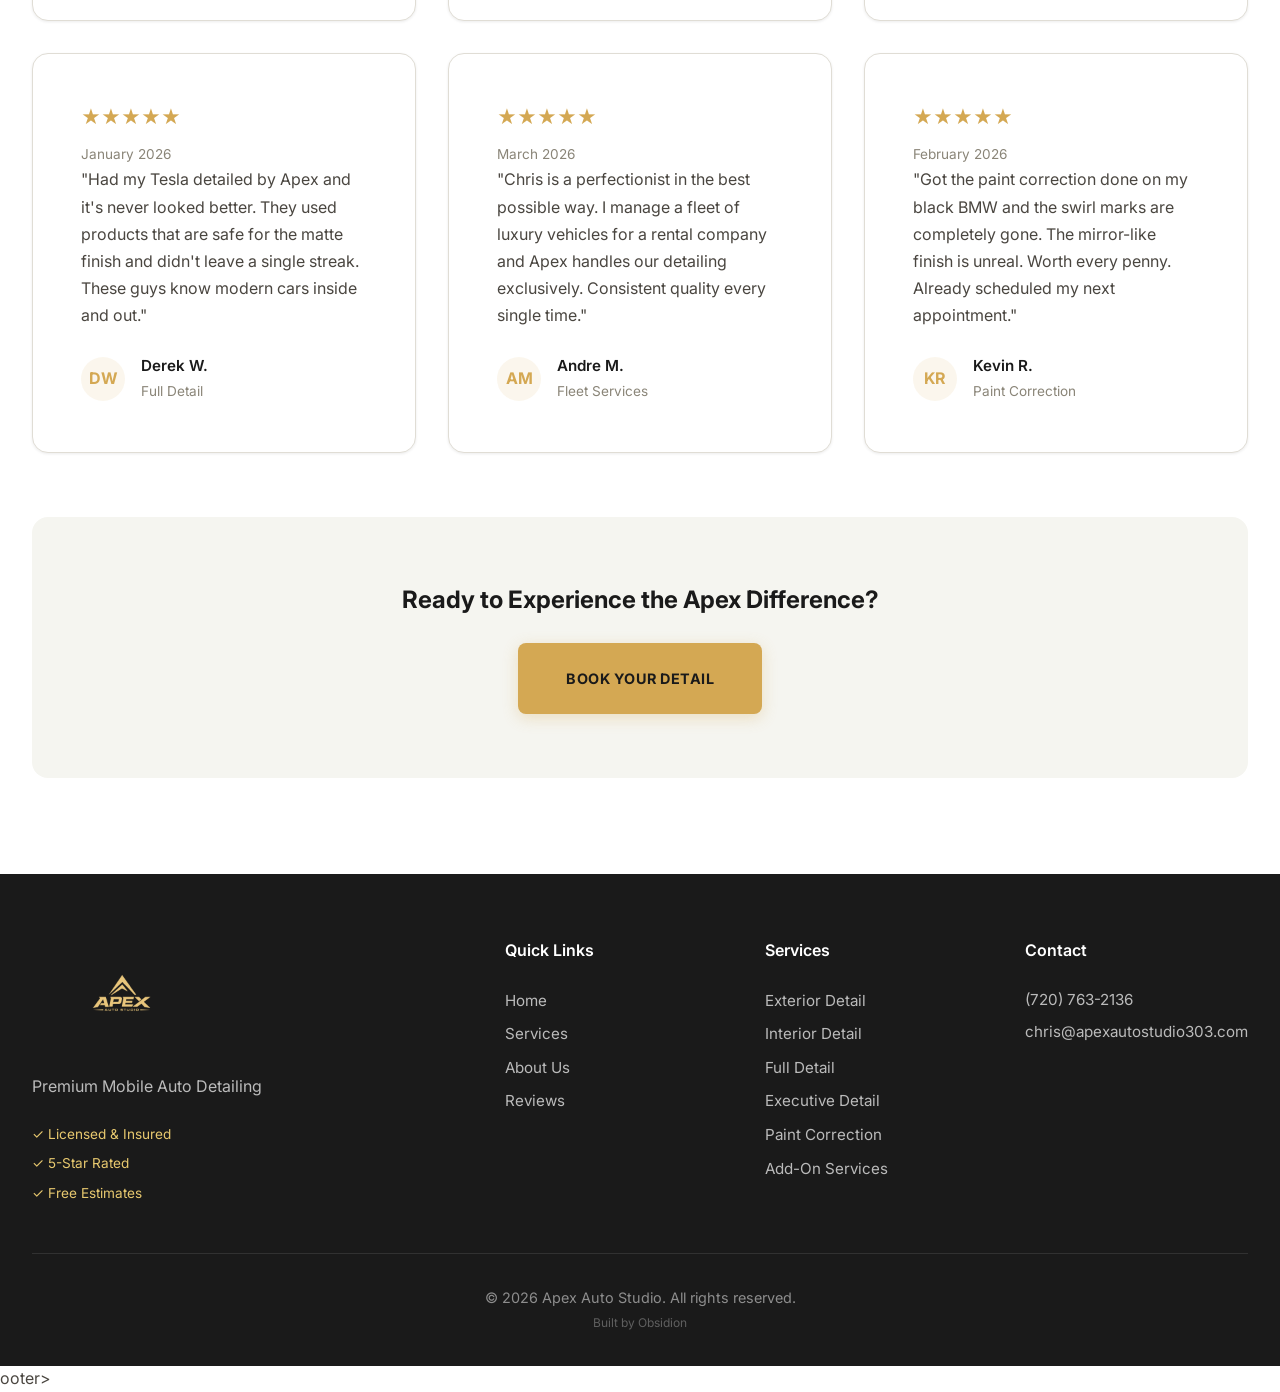
<file: reviews.html>
<!DOCTYPE html>
<html lang="en">

<head>
    <meta charset="UTF-8">
    <meta name="viewport" content="width=device-width, initial-scale=1.0">
    <title>Reviews | Apex Auto Studio</title>
    <meta name="description"
        content="See what our clients say about Apex Auto Studio. 5-star rated premium mobile auto detailing in Denver.">
    <meta property="og:title" content="Reviews | Apex Auto Studio">
    <meta property="og:description" content="5-star rated premium mobile auto detailing. See our client testimonials.">
    <meta property="og:image" content="assets/opengraph.png">
    <meta property="og:url" content="https://apexautostudio303.com/reviews.html">
    <meta property="og:type" content="website">
    <link rel="preconnect" href="https://fonts.googleapis.com">
    <link rel="preconnect" href="https://fonts.gstatic.com" crossorigin>
    <link href="https://fonts.googleapis.com/css2?family=Inter:wght@400;500;600;700;800&display=swap" rel="stylesheet">
    <link rel="stylesheet" href="styles.css">
    <style>
        .page-hero {
            background: var(--charcoal);
            color: var(--white);
            padding: var(--space-4xl) 0;
            text-align: center;
        }

        .reviews-page {
            padding: var(--space-4xl) 0;
        }

        .overall-rating {
            text-align: center;
            margin-bottom: var(--space-3xl);
        }

        .rating-number {
            font-size: 5rem;
            font-weight: 800;
            color: var(--charcoal);
            line-height: 1;
        }

        .rating-stars {
            font-size: 2rem;
            color: var(--primary);
            margin: var(--space-sm) 0;
        }

        .rating-label {
            color: var(--mid-gray);
            font-size: 1.1rem;
        }

        .reviews-grid {
            display: grid;
            grid-template-columns: repeat(auto-fit, minmax(350px, 1fr));
            gap: var(--space-xl);
            margin-bottom: var(--space-3xl);
        }

        .review-page-card {
            background: var(--white);
            border-radius: var(--radius-xl);
            padding: var(--space-2xl);
            border: 1px solid var(--light-gray);
            transition: var(--transition-base);
            box-shadow: var(--shadow-sm);
        }

        .review-page-card:hover {
            transform: translateY(-5px);
            box-shadow: var(--shadow-lg);
            border-color: var(--primary-light);
        }

        .review-page-card .stars {
            color: var(--primary);
            font-size: 1.2rem;
            display: block;
            margin-bottom: var(--space-sm);
        }

        .review-page-card .review-date {
            font-size: 0.85rem;
            color: var(--mid-gray);
            margin-bottom: var(--space-md);
        }

        .review-page-card .review-body {
            color: var(--dark-gray);
            line-height: 1.7;
            margin-bottom: var(--space-lg);
        }

        .review-page-card .reviewer {
            display: flex;
            align-items: center;
            gap: var(--space-md);
        }

        .reviewer-avatar {
            width: 44px;
            height: 44px;
            border-radius: var(--radius-full);
            background: var(--primary-subtle);
            display: flex;
            align-items: center;
            justify-content: center;
            font-weight: 700;
            color: var(--primary);
        }

        .reviewer-name {
            font-weight: 600;
            color: var(--charcoal);
            display: block;
        }

        .reviewer-service {
            font-size: 0.85rem;
            color: var(--mid-gray);
        }

        .review-cta {
            text-align: center;
            padding: var(--space-3xl);
            background: var(--off-white);
            border-radius: var(--radius-xl);
        }
    </style>
<!-- Google tag (gtag.js) -->
<script async src="https://www.googletagmanager.com/gtag/js?id=G-K4WYX302M0"></script>
<script>
  window.dataLayer = window.dataLayer || [];
  function gtag(){dataLayer.push(arguments);}
  gtag('js', new Date());

  gtag('config', 'G-K4WYX302M0');
</script></head>

<body>
    <!-- Top Bar -->
    <a href="book.html" class="top-bar-link">
        <div class="top-bar">
            <div class="top-bar-content">
                <span class="top-bar-text">$25 OFF YOUR FIRST DETAIL — BOOK TODAY</span>
            </div>
        </div>
    </a>

    <!-- Navigation -->
    <nav class="navbar" id="navbar">
        <div class="nav-container">
            <a href="index.html" class="logo" aria-label="Apex Auto Studio Home">
                <img src="assets/logo.png" alt="Apex Auto Studio" class="nav-logo-img">
            </a>
            <div class="mobile-nav-controls">
                <a href="tel:720-763-2136" class="mobile-phone-btn" aria-label="Call Us">
                    <svg viewBox="0 0 24 24" fill="none" stroke="currentColor" stroke-width="2">
                        <path
                            d="M22 16.92v3a2 2 0 01-2.18 2 19.79 19.79 0 01-8.63-3.07 19.5 19.5 0 01-6-6 19.79 19.79 0 01-3.07-8.67A2 2 0 014.11 2h3a2 2 0 012 1.72 12.84 12.84 0 00.7 2.81 2 2 0 01-.45 2.11L8.09 9.91a16 16 0 006 6l1.27-1.27a2 2 0 012.11-.45 12.84 12.84 0 002.81.7A2 2 0 0122 16.92z" />
                    </svg>
                </a>
                <button class="nav-toggle" id="navToggle" aria-label="Toggle navigation" tabindex="0">
                    <span class="hamburger"></span>
                </button>
            </div>
            <ul class="nav-menu" id="navMenu">
                <li><a href="index.html" class="nav-link">Home</a></li>
                <li><a href="services.html" class="nav-link">Services</a></li>
                <li><a href="about.html" class="nav-link">About</a></li>
                <li><a href="reviews.html" class="nav-link active">Reviews</a></li>

                <li class="mobile-only"><a href="tel:720-763-2136" class="nav-phone-mobile">(720) 763-2136</a></li>
                <li class="mobile-only"><a href="book.html" class="btn btn-nav-cta btn-full">BOOK NOW</a></li>
            </ul>
            <div class="nav-actions">
                <a href="tel:720-763-2136" class="nav-phone">
                    <div class="phone-icon-wrapper">
                        <svg viewBox="0 0 24 24" fill="none" stroke="currentColor" stroke-width="2">
                            <path
                                d="M22 16.92v3a2 2 0 01-2.18 2 19.79 19.79 0 01-8.63-3.07 19.5 19.5 0 01-6-6 19.79 19.79 0 01-3.07-8.67A2 2 0 014.11 2h3a2 2 0 012 1.72 12.84 12.84 0 00.7 2.81 2 2 0 01-.45 2.11L8.09 9.91a16 16 0 006 6l1.27-1.27a2 2 0 012.11-.45 12.84 12.84 0 002.81.7A2 2 0 0122 16.92z" />
                        </svg>
                    </div>
                    <span>(720) 763-2136</span>
                </a>
                <a href="book.html" class="btn btn-nav-cta">BOOK NOW</a>
            </div>
        </div>
    </nav>

    <!-- Page Hero -->
    <header class="page-hero">
        <div class="container">
            <h1 class="hero-title">Client Reviews</h1>
            <p class="hero-desc" style="display:block; opacity:0.8;">Hear from our satisfied clients across Denver</p>
        </div>
    </header>

    <!-- Reviews Content -->
    <main class="reviews-page">
        <div class="container">
            <!-- Overall Rating -->
            <div class="overall-rating">
                <div class="rating-number">5.0</div>
                <div class="rating-stars">★★★★★</div>
                <div class="rating-label">Based on client reviews</div>
            </div>

            <!-- Reviews Grid -->
            <div class="reviews-grid">
                <!-- Review 1 (from Apex current site) -->
                <div class="review-page-card">
                    <span class="stars">★★★★★</span>
                    <span class="review-date">January 2026</span>
                    <p class="review-body">"The attention to detail on my Porsche was unmatched. It looks better than
                        the
                        day I took delivery. Professional, punctual, and precise—Apex Auto Studio understands luxury
                        care
                        better than any shop I've used in the city."</p>
                    <div class="reviewer">
                        <div class="reviewer-avatar">RH</div>
                        <div>
                            <span class="reviewer-name">Robert H.</span>
                            <span class="reviewer-service">Executive Detail</span>
                        </div>
                    </div>
                </div>

                <!-- Review 2 (from Apex current site) -->
                <div class="review-page-card">
                    <span class="stars">★★★★★</span>
                    <span class="review-date">February 2026</span>
                    <p class="review-body">"Professional, punctual, and precise. Apex Auto Studio understands luxury
                        care better than any shop I've used in the city. The finish is flawless and they even cleaned
                        areas I didn't think about."</p>
                    <div class="reviewer">
                        <div class="reviewer-avatar">SD</div>
                        <div>
                            <span class="reviewer-name">Sarah D.</span>
                            <span class="reviewer-service">Full Detail</span>
                        </div>
                    </div>
                </div>

                <!-- Review 3 (from Apex current site) -->
                <div class="review-page-card">
                    <span class="stars">★★★★★</span>
                    <span class="review-date">January 2026</span>
                    <p class="review-body">"A transformational service. They treated my vintage Mercedes with surgical
                        care at my own residence. Truly artisanal work. Will never go back to a traditional car wash."
                    </p>
                    <div class="reviewer">
                        <div class="reviewer-avatar">JV</div>
                        <div>
                            <span class="reviewer-name">Julian V.</span>
                            <span class="reviewer-service">Executive Detail</span>
                        </div>
                    </div>
                </div>

                <!-- Review 4 (beef up) -->
                <div class="review-page-card">
                    <span class="stars">★★★★★</span>
                    <span class="review-date">February 2026</span>
                    <p class="review-body">"I was blown away by the interior reset. My car hadn't been that clean since
                        I
                        drove it off the lot. Chris and the team went above and beyond. The seats, the dashboard,
                        everything was spotless."</p>
                    <div class="reviewer">
                        <div class="reviewer-avatar">MK</div>
                        <div>
                            <span class="reviewer-name">Marcus K.</span>
                            <span class="reviewer-service">Full Detail</span>
                        </div>
                    </div>
                </div>

                <!-- Review 5 (beef up) -->
                <div class="review-page-card">
                    <span class="stars">★★★★★</span>
                    <span class="review-date">March 2026</span>
                    <p class="review-body">"As someone who's picky about their car, I can say Apex exceeded my
                        expectations. The exterior detail left my paint looking like glass. Great communication and they
                        showed up on time. Highly recommend."</p>
                    <div class="reviewer">
                        <div class="reviewer-avatar">TL</div>
                        <div>
                            <span class="reviewer-name">Tony L.</span>
                            <span class="reviewer-service">Exterior Detail</span>
                        </div>
                    </div>
                </div>

                <!-- Review 6 (beef up) -->
                <div class="review-page-card">
                    <span class="stars">★★★★★</span>
                    <span class="review-date">February 2026</span>
                    <p class="review-body">"We got the executive detail for our family SUV and it was incredible. Pet
                        hair gone, stains gone, smells gone. Felt like a brand new car. The mobile convenience is a
                        game-changer for busy parents."</p>
                    <div class="reviewer">
                        <div class="reviewer-avatar">LP</div>
                        <div>
                            <span class="reviewer-name">Lisa P.</span>
                            <span class="reviewer-service">Executive Detail</span>
                        </div>
                    </div>
                </div>

                <!-- Review 7 (beef up) -->
                <div class="review-page-card">
                    <span class="stars">★★★★★</span>
                    <span class="review-date">January 2026</span>
                    <p class="review-body">"Had my Tesla detailed by Apex and it's never looked better. They used
                        products that are safe for the matte finish and didn't leave a single streak. These guys know
                        modern cars inside and out."</p>
                    <div class="reviewer">
                        <div class="reviewer-avatar">DW</div>
                        <div>
                            <span class="reviewer-name">Derek W.</span>
                            <span class="reviewer-service">Full Detail</span>
                        </div>
                    </div>
                </div>

                <!-- Review 8 (beef up) -->
                <div class="review-page-card">
                    <span class="stars">★★★★★</span>
                    <span class="review-date">March 2026</span>
                    <p class="review-body">"Chris is a perfectionist in the best possible way. I manage a fleet of
                        luxury
                        vehicles for a rental company and Apex handles our detailing exclusively. Consistent quality
                        every single time."</p>
                    <div class="reviewer">
                        <div class="reviewer-avatar">AM</div>
                        <div>
                            <span class="reviewer-name">Andre M.</span>
                            <span class="reviewer-service">Fleet Services</span>
                        </div>
                    </div>
                </div>

                <!-- Review 9 (beef up) -->
                <div class="review-page-card">
                    <span class="stars">★★★★★</span>
                    <span class="review-date">February 2026</span>
                    <p class="review-body">"Got the paint correction done on my black BMW and the swirl marks are
                        completely gone. The mirror-like finish is unreal. Worth every penny. Already scheduled my next
                        appointment."</p>
                    <div class="reviewer">
                        <div class="reviewer-avatar">KR</div>
                        <div>
                            <span class="reviewer-name">Kevin R.</span>
                            <span class="reviewer-service">Paint Correction</span>
                        </div>
                    </div>
                </div>
            </div>

            <!-- CTA -->
            <div class="review-cta">
                <h2 style="margin-bottom: var(--space-lg); color: var(--charcoal);">Ready to Experience the Apex
                    Difference?</h2>
                <a href="book.html" class="btn btn-primary btn-lg">Book Your Detail</a>
            </div>
        </div>
    </main>

    <!-- Footer -->
    <footer class="footer">
        <div class="container">
            <div class="footer-grid">
                <div class="footer-brand">
                    <a href="index.html" class="footer-logo" aria-label="Apex Auto Studio">
                        <img src="assets/logo.png" alt="Apex Auto Studio" class="footer-logo-img">
                    </a>
                    <p class="footer-desc">Premium Mobile Auto Detailing</p>
                    <div class="footer-certifications">
                        <span class="certification">✓ Licensed & Insured</span>
                        <span class="certification">✓ 5-Star Rated</span>
                        <span class="certification">✓ Free Estimates</span>
                    </div>
                </div>
                <div class="footer-links">
                    <h4>Quick Links</h4>
                    <ul>
                        <li><a href="index.html">Home</a></li>
                        <li><a href="services.html">Services</a></li>
                        <li><a href="about.html">About Us</a></li>
                        <li><a href="reviews.html">Reviews</a></li>

                    </ul>
                </div>
                <div class="footer-services">
                    <h4>Services</h4>
                    <ul>
                        <li><a href="services.html">Exterior Detail</a></li>
                        <li><a href="services.html">Interior Detail</a></li>
                        <li><a href="services.html">Full Detail</a></li>
                        <li><a href="services.html">Executive Detail</a></li>
                        <li><a href="services.html">Paint Correction</a></li>
                        <li><a href="services.html">Add-On Services</a></li>
                    </ul>
                </div>
                <div class="footer-contact">
                    <h4>Contact</h4>
                    <p><a href="tel:720-763-2136">(720) 763-2136</a></p>
                    <p><a href="mailto:chris@apexautostudio303.com">chris@apexautostudio303.com</a></p>
                </div>
            </div>
            <div class="footer-bottom">
                <p>&copy; 2026 Apex Auto Studio. All rights reserved.</p>
                <a href="https://www.obsidion.ai/" target="_blank" class="footer-credit">Built by Obsidion</a>
            </div>
        </div>
    </footer>

    <script src="script.js"></script>
</body>

</html>ooter>

<script src="script.js"></script>
</body>

</html>
</file>
<file: styles.css>
/* ===================================
   WEBSITE TEMPLATE - Design System
   Customize colors in :root section
   =================================== */

/* CSS Variables - CUSTOMIZE THESE */
:root {
    /* ========================================
       PRIMARY COLORS - Apex Auto Studio Gold + Charcoal
       ======================================== */
    --primary: #D4A853;
    /* Gold - matches the logo */
    --primary-dark: #B8922E;
    /* Darker gold for hover states */
    --primary-light: #E8C96F;
    /* Lighter gold accent */
    --accent: #D4A853;
    /* Gold accent */

    /* Background variations of your primary color */
    --primary-subtle: rgba(212, 168, 83, 0.1);

    /* ========================================
       NEUTRALS - Dark premium palette
       ======================================== */
    --white: #FFFFFF;
    --off-white: #F5F5F0;
    --light-gray: #E0DDD5;
    --mid-gray: #8A8578;
    --dark-gray: #4A4640;
    --charcoal: #1A1A1A;
    --black: #0D0D0D;

    /* Semantic Colors */
    --success: #10B981;
    --warning: #F59E0B;
    --error: #EF4444;

    /* Gradients - Gold gradients */
    --gradient-primary: linear-gradient(135deg, var(--primary) 0%, var(--primary-dark) 100%);
    --gradient-hero: linear-gradient(135deg, rgba(13, 13, 13, 0.7) 0%, rgba(26, 26, 26, 0.6) 100%);
    --gradient-card: linear-gradient(180deg, rgba(255, 255, 255, 0.1) 0%, rgba(255, 255, 255, 0.05) 100%);

    /* ========================================
       TYPOGRAPHY
       ======================================== */
    --font-primary: 'Inter', -apple-system, BlinkMacSystemFont, 'Segoe UI', sans-serif;
    --font-heading: 'Inter', sans-serif;

    /* ========================================
       SPACING SCALE
       ======================================== */
    --space-xs: 0.25rem;
    --space-sm: 0.5rem;
    --space-md: 1rem;
    --space-lg: 1.5rem;
    --space-xl: 2rem;
    --space-2xl: 3rem;
    --space-3xl: 4rem;
    --space-4xl: 6rem;

    /* ========================================
       BORDER RADIUS
       ======================================== */
    --radius-sm: 4px;
    --radius-md: 8px;
    --radius-lg: 12px;
    --radius-xl: 16px;
    --radius-full: 9999px;

    /* ========================================
       SHADOWS
       ======================================== */
    --shadow-sm: 0 1px 3px rgba(0, 0, 0, 0.08);
    --shadow-md: 0 4px 12px rgba(0, 0, 0, 0.1);
    --shadow-lg: 0 10px 40px rgba(0, 0, 0, 0.12);
    --shadow-xl: 0 20px 60px rgba(0, 0, 0, 0.15);

    /* ========================================
       TRANSITIONS
       ======================================== */
    --transition-fast: 0.15s ease;
    --transition-base: 0.3s ease;
    --transition-slow: 0.5s ease;
}

/* ===================================
   RESET & BASE STYLES
   =================================== */
*,
*::before,
*::after {
    margin: 0;
    padding: 0;
    box-sizing: border-box;
}

html {
    scroll-behavior: smooth;
    font-size: 16px;
}

body {
    font-family: var(--font-primary);
    color: var(--dark-gray);
    background-color: var(--white);
    line-height: 1.6;
    -webkit-font-smoothing: antialiased;
    -moz-osx-font-smoothing: grayscale;
}

a {
    text-decoration: none;
    color: inherit;
    transition: var(--transition-base);
}

img {
    max-width: 100%;
    height: auto;
    display: block;
}

ul {
    list-style: none;
}

button {
    cursor: pointer;
    border: none;
    background: none;
    font-family: inherit;
}

/* Container */
.container {
    width: 100%;
    max-width: 1280px;
    margin: 0 auto;
    padding: 0 var(--space-xl);
}

/* ===================================
   TOP BAR
   =================================== */
.top-bar {
    background: var(--primary);
    color: var(--white);
    padding: var(--space-sm) 0;
    font-size: 0.875rem;
}

.top-bar-content {
    max-width: 1280px;
    margin: 0 auto;
    padding: 0 var(--space-xl);
    display: flex;
    justify-content: space-between;
    align-items: center;
}

.top-bar-text {
    opacity: 0.9;
}

.top-bar-text strong {
    color: var(--primary-light);
}

.top-bar-email {
    display: flex;
    align-items: center;
    gap: var(--space-sm);
    color: var(--white);
    opacity: 0.9;
}

.top-bar-email:hover {
    opacity: 1;
}

.top-bar-email svg {
    width: 16px;
    height: 16px;
}

.top-bar-link {
    display: block;
    width: 100%;
}

.top-bar-link:hover .top-bar {
    background: var(--primary-dark);
    transition: background-color 0.3s ease;
}

.top-bar-content {
    justify-content: center;
    /* Center the text since it's the only item now */
}

/* ===================================
   NAVIGATION
   =================================== */
.navbar {
    position: sticky;
    top: 0;
    z-index: 1000;
    background: var(--charcoal);
    box-shadow: var(--shadow-sm);
    transition: var(--transition-base);
    overflow: visible;
}

.navbar.scrolled {
    box-shadow: var(--shadow-md);
}

.nav-container {
    max-width: 1280px;
    margin: 0 auto;
    padding: 6px var(--space-xl);
    position: relative;
    display: flex;
    align-items: center;
    justify-content: space-between;
    gap: var(--space-lg);
}

.logo {
    display: flex;
    align-items: center;
    align-self: stretch;
    flex-shrink: 0;
    overflow: visible;
    position: relative;
    z-index: 2;
    /* Reserve width so a visually scaled logo doesn’t overlap nav links */
    min-width: min(400px, 62vw);
}

.nav-logo-img {
    /* Layout height stays small; scale() enlarges the mark without growing the bar */
    height: 48px;
    width: auto;
    display: block;
    /* Fine-tune vertical position after scale (balances optical center in the bar) */
    transform: scale(3.44) translateY(2px);
    transform-origin: left center;
}

/* Tablet: full 2× nav mark is too wide next to links; step down slightly */
@media (min-width: 769px) and (max-width: 1099px) {
    .nav-logo-img {
        transform: scale(2.85) translateY(2px);
    }

    .logo {
        min-width: min(320px, 40vw);
    }
}

@media (min-width: 1100px) {
    .nav-logo-img {
        transform: scale(3.45) translateY(2px);
    }

    .logo {
        min-width: min(400px, 38vw);
    }
}

@media (min-width: 1400px) {
    .nav-logo-img {
        transform: scale(3.75) translateY(2px);
    }

    .logo {
        min-width: min(440px, 34vw);
    }
}

.nav-menu {
    /* True viewport-center for links; grid 1fr/1fr was skewed by unequal logo vs CTA min-widths */
    position: absolute;
    left: 50%;
    top: 50%;
    transform: translate(-50%, -50%);
    display: flex;
    align-items: center;
    gap: var(--space-lg);
    z-index: 3;
}

/* Tighter header when logo + links + phone/CTA compete for width */
@media (min-width: 769px) and (max-width: 1320px) {
    .nav-container {
        gap: var(--space-md);
        padding-left: var(--space-md);
        padding-right: var(--space-md);
    }

    .nav-menu {
        gap: var(--space-sm);
    }

    .nav-actions {
        gap: var(--space-md);
    }

    .nav-link {
        padding: var(--space-sm) var(--space-sm);
    }
}

.mobile-only {
    display: none;
}

.nav-link {
    font-weight: 500;
    color: rgba(255, 255, 255, 0.85);
    padding: var(--space-sm) var(--space-md);
    border-radius: var(--radius-md);
    display: flex;
    align-items: center;
    gap: var(--space-xs);
    transition: var(--transition-base);
}

.nav-link svg {
    width: 16px;
    height: 16px;
}

.nav-link:hover {
    color: var(--primary);
    background: rgba(255, 255, 255, 0.1);
}

.nav-actions {
    display: flex;
    align-items: center;
    gap: var(--space-lg);
    flex-shrink: 0;
    position: relative;
    z-index: 2;
}

.nav-phone {
    display: inline-flex;
    align-items: center;
    gap: var(--space-sm);
    font-weight: 600;
    color: var(--white);
    white-space: nowrap;
}

.phone-icon-wrapper {
    width: 36px;
    height: 36px;
    background: var(--primary);
    border-radius: var(--radius-full);
    display: flex;
    align-items: center;
    justify-content: center;
}

.phone-icon-wrapper svg {
    width: 18px;
    height: 18px;
    color: var(--white);
}

.nav-phone:hover {
    color: var(--primary);
}

/* ===================================
   BUTTONS
   =================================== */
.btn {
    display: inline-flex;
    align-items: center;
    justify-content: center;
    gap: var(--space-sm);
    padding: var(--space-md) var(--space-xl);
    font-weight: 600;
    font-size: 0.875rem;
    border-radius: var(--radius-md);
    transition: var(--transition-base);
    text-transform: uppercase;
    letter-spacing: 0.5px;
}

.btn-primary {
    background: var(--accent);
    color: var(--charcoal);
    box-shadow: 0 4px 15px rgba(212, 168, 83, 0.3);
    font-weight: 700;
}

.btn-primary:hover {
    background: var(--primary-dark);
    transform: translateY(-2px);
    box-shadow: 0 6px 20px rgba(212, 168, 83, 0.4);
}

.btn-nav-cta {
    background: var(--accent);
    color: var(--white);
    padding: var(--space-md) var(--space-lg);
    font-size: 0.8rem;
    white-space: nowrap;
}

.btn-nav-cta:hover {
    background: var(--primary-dark);
}

.btn-lg {
    padding: var(--space-lg) var(--space-2xl);
    font-size: 0.9rem;
}

.btn-full {
    width: 100%;
}

.btn-submit {
    background: var(--accent);
    color: var(--white);
    padding: var(--space-md) var(--space-2xl);
    font-weight: 700;
    min-width: 120px;
}

.btn-submit:hover {
    background: var(--primary-dark);
}

.btn-secondary {
    background: var(--white);
    color: var(--primary);
    border: 2px solid var(--primary);
}

.btn-secondary:hover {
    background: var(--primary);
    color: var(--white);
}

/* Mobile Nav Toggle */
.mobile-nav-controls {
    display: none;
}

.nav-toggle {
    display: none;
    width: 40px;
    height: 40px;
    flex-direction: column;
    justify-content: center;
    align-items: center;
    gap: 6px;
}

.hamburger,
.hamburger::before,
.hamburger::after {
    width: 24px;
    height: 2px;
    background: var(--dark-gray);
    border-radius: 2px;
    transition: var(--transition-base);
}

.hamburger {
    position: relative;
}

.hamburger::before,
.hamburger::after {
    content: '';
    position: absolute;
    left: 0;
}

.hamburger::before {
    top: -7px;
}

.hamburger::after {
    bottom: -7px;
}

/* ===================================
   HERO SECTION
   =================================== */
.hero {
    position: relative;
    min-height: 70vh;
    display: flex;
    align-items: center;
    overflow: hidden;
}

.hero-bg {
    position: absolute;
    inset: 0;
    background: var(--charcoal);
    z-index: 0;
}

.hero-video {
    width: 100%;
    height: 100%;
    object-fit: cover;
    position: absolute;
    inset: 0;
}

.hero-overlay {
    position: absolute;
    inset: 0;
    background: var(--gradient-hero);
}

.hero-content {
    position: relative;
    z-index: 10;
    width: 100%;
    max-width: 1400px;
    margin: 0 auto;
    padding: var(--space-3xl) var(--space-xl);
    display: flex;
    flex-direction: column;
    align-items: center;
    text-align: center;
    gap: var(--space-xl);
}

.hero-text {
    color: var(--white);
    width: 100%;
}

.hero-label {
    font-size: 1.5rem;
    font-weight: 400;
    opacity: 0.95;
    display: block;
    margin-bottom: var(--space-sm);
}

.hero-title {
    font-size: clamp(2.5rem, 6vw, 5rem);
    font-weight: 800;
    line-height: 1.2;
    margin-bottom: var(--space-sm);
    letter-spacing: -0.02em;
    max-width: 900px;
    margin-left: auto;
    margin-right: auto;
}

.hero-subtitle {
    font-size: 2rem;
    font-weight: 600;
    color: var(--primary-light);
    display: block;
    margin-bottom: var(--space-lg);
}

.hero-desc {
    font-size: 1.1rem;
    opacity: 0.9;
    margin-bottom: var(--space-xl);
    max-width: 550px;
    margin-left: auto;
    margin-right: auto;
    display: none;
    /* Hide the old description if it still existed, though we removed it from HTML */
}

.hero-values {
    display: inline-flex;
    flex-wrap: wrap;
    justify-content: center;
    align-items: center;
    gap: var(--space-lg);
    background: rgba(26, 26, 26, 0.85);
    border: 2px solid var(--primary);
    border-radius: 50px;
    padding: var(--space-sm) var(--space-xl);
    margin-bottom: var(--space-xl);
    box-shadow: var(--shadow-lg);
    max-width: 100%;
}

.value-item {
    display: flex;
    align-items: center;
    gap: var(--space-sm);
    color: var(--white);
    font-weight: 700;
    font-size: 1rem;
    white-space: nowrap;
}

.value-icon {
    display: flex;
    align-items: center;
    justify-content: center;
    color: var(--primary);
    width: 24px;
    height: 24px;
}

.value-icon svg {
    width: 100%;
    height: 100%;
}

@media (max-width: 900px) {
    .hero-values {
        flex-direction: row;
        flex-wrap: wrap;
        justify-content: center;
        border-radius: 50px;
        padding: var(--space-md);
        gap: var(--space-sm);
        width: fit-content;
        max-width: 100%;
    }

    .value-item {
        font-size: 0.9rem;
    }
}

.hero-cta-wrapper {
    display: flex;
    flex-wrap: wrap;
    justify-content: center;
    gap: var(--space-md);
    width: 100%;
}

.hero-badges {
    display: flex;
    flex-wrap: wrap;
    justify-content: center;
    gap: var(--space-md);
    margin-top: var(--space-xl);
}

.badge {
    display: flex;
    align-items: center;
    gap: var(--space-sm);
    background: rgba(255, 255, 255, 0.15);
    backdrop-filter: blur(10px);
    border-radius: var(--radius-full);
    padding: var(--space-sm) var(--space-md);
}

.badge-icon {
    width: 32px;
    height: 32px;
    border-radius: var(--radius-full);
    display: flex;
    align-items: center;
    justify-content: center;
}

.badge-icon.google {
    background: var(--white);
}

.badge-icon.facebook {
    background: #1877F2;
}

.badge-icon svg {
    width: 18px;
    height: 18px;
}

.badge-icon.google svg {
    color: #4285F4;
}

.badge-icon.facebook svg {
    color: var(--white);
}

.badge-content {
    display: flex;
    flex-direction: column;
}

.badge-rating {
    font-weight: 700;
    font-size: 0.9rem;
}

.badge-rating .stars {
    color: #FFD700;
    margin-left: var(--space-xs);
}

.badge-label {
    font-size: 0.75rem;
    opacity: 0.8;
}

.hero-visual {
    display: flex;
    justify-content: center;
    align-items: center;
}

.hero-logo {
    max-width: 800px;
    width: 100%;
    filter: drop-shadow(0 0 30px rgba(255, 255, 255, 0.8)) drop-shadow(0 0 60px rgba(255, 255, 255, 0.5)) drop-shadow(0 20px 40px rgba(0, 0, 0, 0.2));
    animation: floatLogo 4s ease-in-out infinite;
}

@keyframes floatLogo {

    0%,
    100% {
        transform: translateY(0);
    }

    50% {
        transform: translateY(-15px);
    }
}

/* ===================================
   SCROLLING REVIEWS SECTION
   =================================== */
.scrolling-reviews {
    padding: var(--space-xl) 0;
    position: relative;
    z-index: 20;
    overflow: hidden;
    width: 100%;
}

.scrolling-reviews-container {
    width: 100%;
    overflow: hidden;
    white-space: nowrap;
    position: relative;
    padding-bottom: var(--space-sm);
    mask-image: linear-gradient(to right, transparent, black 10%, black 90%, transparent);
    -webkit-mask-image: linear-gradient(to right, transparent, black 10%, black 90%, transparent);
}

.scrolling-reviews-track {
    display: flex;
    width: max-content;
}

.reviews-group {
    display: flex;
    gap: var(--space-lg);
    padding-right: var(--space-lg);
    animation: scrollReviews 30s linear infinite;
    will-change: transform;
}

.scrolling-review-card {
    display: inline-flex;
    flex-direction: column;
    background: var(--off-white);
    border: 1px solid var(--light-gray);
    border-radius: var(--radius-lg);
    padding: var(--space-lg);
    width: 350px;
    min-width: 350px;
    white-space: normal;
    transition: var(--transition-base);
}

.scrolling-review-card:hover {
    border-color: var(--primary);
    background: var(--white);
    box-shadow: var(--shadow-md);
    transform: translateY(-3px);
}

.review-header {
    display: flex;
    justify-content: space-between;
    align-items: flex-start;
    margin-bottom: var(--space-sm);
}

.reviewer-info {
    display: flex;
    align-items: center;
    gap: var(--space-sm);
}

.reviewer-avatar {
    width: 40px;
    height: 40px;
    border-radius: 50%;
    background: var(--primary);
    color: var(--white);
    display: flex;
    align-items: center;
    justify-content: center;
    font-weight: 700;
    font-size: 1rem;
}

.reviewer-name {
    font-weight: 600;
    color: var(--charcoal);
    font-size: 0.95rem;
}

.review-stars {
    color: #FFD700;
    font-size: 0.85rem;
    letter-spacing: 1px;
}

.review-text {
    font-size: 0.95rem;
    color: var(--dark-gray);
    line-height: 1.5;
    font-style: italic;
}

@keyframes scrollReviews {
    0% {
        transform: translateX(0);
    }
    100% {
        transform: translateX(-100%);
    }
}

/* ===================================
   SECTION STYLING
   =================================== */
.section-header {
    text-align: center;
    max-width: 700px;
    margin: 0 auto var(--space-3xl);
}

.section-label {
    display: inline-block;
    font-size: 0.875rem;
    font-weight: 600;
    color: var(--accent);
    text-transform: uppercase;
    letter-spacing: 1.5px;
    margin-bottom: var(--space-md);
}

.section-title {
    font-size: clamp(1.75rem, 3.5vw, 2.5rem);
    font-weight: 700;
    color: var(--charcoal);
    margin-bottom: var(--space-md);
    line-height: 1.2;
}

.section-title strong {
    color: var(--primary);
}

.section-desc {
    font-size: 1.1rem;
    color: var(--mid-gray);
}

/* ===================================
   SERVICES SECTION
   =================================== */
.services {
    padding: var(--space-4xl) 0;
    background: linear-gradient(rgba(245, 245, 240, 0.85), rgba(245, 245, 240, 0.85)), url('assets/homepage1.jpg');
    background-size: cover;
    background-position: center;
    background-attachment: fixed;
}

.services-grid {
    display: grid;
    grid-template-columns: repeat(auto-fit, minmax(320px, 1fr));
    gap: var(--space-xl);
}

.service-card {
    background: var(--white);
    border-radius: var(--radius-lg);
    padding: var(--space-xl);
    box-shadow: var(--shadow-sm);
    transition: var(--transition-base);
    border: 1px solid var(--light-gray);
}

.service-card:hover {
    transform: translateY(-5px);
    box-shadow: var(--shadow-lg);
    border-color: var(--accent);
}

.service-icon {
    width: 60px;
    height: 60px;
    background: var(--gradient-primary);
    border-radius: var(--radius-lg);
    display: flex;
    align-items: center;
    justify-content: center;
    margin-bottom: var(--space-lg);
}

.service-icon svg {
    width: 28px;
    height: 28px;
    color: var(--white);
}

.service-title {
    font-size: 1.25rem;
    font-weight: 700;
    color: var(--charcoal);
    margin-bottom: var(--space-md);
}

.service-desc {
    color: var(--mid-gray);
    line-height: 1.7;
}

/* ===================================
   ABOUT SECTION
   =================================== */
.about {
    padding: var(--space-4xl) 0;
}

.about-grid {
    display: grid;
    grid-template-columns: 1fr 1fr;
    gap: var(--space-3xl);
    align-items: center;
}

.about-content .section-label,
.about-content .section-title {
    text-align: left;
}

.about-text {
    color: var(--mid-gray);
    margin-bottom: var(--space-lg);
    line-height: 1.8;
}

.about-stats {
    display: flex;
    gap: var(--space-2xl);
    margin-top: var(--space-xl);
}

.stat {
    text-align: center;
}

.stat-number {
    display: block;
    font-size: 2.5rem;
    font-weight: 800;
    color: var(--primary);
    line-height: 1;
}

.stat-label {
    font-size: 0.875rem;
    color: var(--mid-gray);
    margin-top: var(--space-sm);
    display: block;
}

.about-visual {
    display: grid;
    gap: var(--space-lg);
}

.visual-card {
    background: var(--off-white);
    border-radius: var(--radius-lg);
    padding: var(--space-lg);
    display: flex;
    align-items: flex-start;
    gap: var(--space-lg);
    transition: var(--transition-base);
}

.visual-card:hover {
    background: var(--white);
    box-shadow: var(--shadow-md);
}

.visual-icon {
    width: 50px;
    height: 50px;
    background: var(--gradient-primary);
    border-radius: var(--radius-md);
    display: flex;
    align-items: center;
    justify-content: center;
    flex-shrink: 0;
}

.visual-icon svg {
    width: 24px;
    height: 24px;
    color: var(--white);
}

.visual-card h4 {
    font-size: 1.1rem;
    font-weight: 600;
    color: var(--charcoal);
    margin-bottom: var(--space-xs);
}

.visual-card p {
    font-size: 0.9rem;
    color: var(--mid-gray);
}

.visual-image {
    border-radius: var(--radius-xl);
    overflow: hidden;
    box-shadow: var(--shadow-xl);
}

.visual-image img {
    width: 100%;
    height: auto;
    display: block;
    transition: transform 0.5s ease;
}

.visual-image:hover img {
    transform: scale(1.05);
}

/* ===================================
   REVIEWS SECTION
   =================================== */
.reviews {
    padding: var(--space-4xl) 0;
    background: var(--off-white);
}

/* Featured Review */
.featured-review {
    max-width: 800px;
    margin: 0 auto;
}

.featured-review-card {
    background: var(--white);
    border-radius: var(--radius-xl);
    padding: var(--space-2xl);
    box-shadow: var(--shadow-md);
    position: relative;
    border: 1px solid var(--light-gray);
}

.featured-review-icon {
    position: absolute;
    top: var(--space-xl);
    right: var(--space-xl);
    width: 50px;
    height: 50px;
    opacity: 0.15;
}

.featured-review-icon svg {
    width: 100%;
    height: 100%;
    color: var(--primary);
}

.featured-review-content {
    padding-right: 60px;
}

.featured-review-quote {
    font-size: 1.5rem;
    font-weight: 700;
    color: var(--charcoal);
    margin-bottom: var(--space-lg);
    line-height: 1.3;
}

.featured-review-text {
    color: var(--mid-gray);
    font-size: 1.05rem;
    line-height: 1.8;
    margin-bottom: var(--space-xl);
}

.featured-review-author {
    display: flex;
    align-items: center;
    gap: var(--space-md);
}

.featured-author-avatar {
    width: 50px;
    height: 50px;
    background: var(--gradient-primary);
    border-radius: var(--radius-full);
    display: flex;
    align-items: center;
    justify-content: center;
    color: var(--white);
    font-weight: 700;
    font-size: 1rem;
}

.featured-author-info {
    display: flex;
    flex-direction: column;
}

.featured-author-name {
    font-weight: 600;
    color: var(--charcoal);
    font-size: 1rem;
}

.featured-author-service {
    font-size: 0.875rem;
    color: var(--mid-gray);
}

.featured-review-rating {
    display: flex;
    align-items: center;
    gap: var(--space-md);
    margin-top: var(--space-lg);
    padding-top: var(--space-lg);
    border-top: 1px solid var(--light-gray);
}

.featured-review-rating .stars {
    color: #FFD700;
    font-size: 1.25rem;
    letter-spacing: 2px;
}

.featured-review-rating .rating-text {
    font-weight: 600;
    color: var(--charcoal);
    font-size: 0.9rem;
}

/* ===================================
   TESTIMONIALS GRID
   =================================== */
.testimonials {
    padding: var(--space-4xl) 0;
}

.testimonials-grid {
    display: grid;
    grid-template-columns: repeat(auto-fit, minmax(300px, 1fr));
    gap: var(--space-xl);
}

.testimonial-card {
    background: var(--white);
    border-radius: var(--radius-lg);
    padding: var(--space-xl);
    box-shadow: var(--shadow-sm);
    border: 1px solid var(--light-gray);
    transition: var(--transition-base);
}

.testimonial-card:hover {
    box-shadow: var(--shadow-md);
    transform: translateY(-3px);
}

.testimonial-stars {
    color: #FFD700;
    font-size: 1.25rem;
    margin-bottom: var(--space-md);
}

.testimonial-text {
    color: var(--dark-gray);
    line-height: 1.7;
    margin-bottom: var(--space-lg);
    font-style: italic;
}

.testimonial-author {
    display: flex;
    align-items: center;
    gap: var(--space-md);
}

.author-avatar {
    width: 45px;
    height: 45px;
    background: var(--gradient-primary);
    border-radius: var(--radius-full);
    display: flex;
    align-items: center;
    justify-content: center;
    color: var(--white);
    font-weight: 600;
    font-size: 0.9rem;
}

.author-info {
    display: flex;
    flex-direction: column;
}

.author-name {
    font-weight: 600;
    color: var(--charcoal);
}

.author-location {
    font-size: 0.85rem;
    color: var(--mid-gray);
}

/* ===================================
   CONTACT SECTION
   =================================== */
.contact {
    padding: var(--space-4xl) 0;
    background: var(--off-white);
}

.contact-grid {
    display: grid;
    grid-template-columns: 1fr 1.2fr;
    gap: var(--space-3xl);
}

.contact-info .section-label,
.contact-info .section-title {
    text-align: left;
}

.contact-text {
    color: var(--mid-gray);
    margin-bottom: var(--space-xl);
}

.contact-details {
    display: flex;
    flex-direction: column;
    gap: var(--space-lg);
    margin-bottom: var(--space-xl);
}

.contact-item {
    display: flex;
    align-items: flex-start;
    gap: var(--space-md);
}

.contact-icon {
    width: 45px;
    height: 45px;
    background: var(--gradient-primary);
    border-radius: var(--radius-md);
    display: flex;
    align-items: center;
    justify-content: center;
    flex-shrink: 0;
}

.contact-icon svg {
    width: 20px;
    height: 20px;
    color: var(--white);
}

.contact-text-group {
    display: flex;
    flex-direction: column;
}

.contact-label {
    font-size: 0.85rem;
    color: var(--mid-gray);
}

.contact-value {
    font-weight: 600;
    color: var(--charcoal);
}

.contact-value:hover {
    color: var(--primary);
}

.service-area {
    background: var(--white);
    border-radius: var(--radius-lg);
    padding: var(--space-lg);
    border-left: 4px solid var(--accent);
}

.service-area h4 {
    font-weight: 600;
    color: var(--charcoal);
    margin-bottom: var(--space-sm);
}

.service-area p {
    color: var(--mid-gray);
    font-size: 0.95rem;
}

.contact-form-wrapper {
    background: var(--white);
    border-radius: var(--radius-xl);
    padding: var(--space-2xl);
    box-shadow: var(--shadow-md);
}

.contact-form {
    display: flex;
    flex-direction: column;
    gap: var(--space-lg);
}

.form-group {
    display: flex;
    flex-direction: column;
    gap: var(--space-sm);
}

.form-group label {
    font-weight: 500;
    color: var(--charcoal);
    font-size: 0.9rem;
}

.form-row {
    display: grid;
    grid-template-columns: 1fr 1fr;
    gap: var(--space-lg);
}

.form-group input,
.form-group select,
.form-group textarea {
    padding: var(--space-md);
    border: 1px solid var(--light-gray);
    border-radius: var(--radius-md);
    font-size: 1rem;
    font-family: inherit;
    transition: var(--transition-base);
}

.form-group input:focus,
.form-group select:focus,
.form-group textarea:focus {
    outline: none;
    border-color: var(--primary);
    box-shadow: 0 0 0 3px var(--primary-subtle);
}

.form-group textarea {
    resize: vertical;
    min-height: 100px;
}

/* ===================================
   BUSINESS CARD STYLE CONTACT
   =================================== */
.business-card {
    max-width: 700px;
    margin: 0 auto;
    background: var(--white);
    border-radius: var(--radius-xl);
    padding: var(--space-3xl);
    box-shadow: var(--shadow-xl);
    text-align: center;
}

.business-card-header {
    display: flex;
    flex-direction: column;
    align-items: center;
    margin-bottom: var(--space-2xl);
    padding-bottom: var(--space-2xl);
    border-bottom: 1px solid var(--light-gray);
}

.business-card-logo {
    width: 300px;
    height: auto;
    margin-bottom: var(--space-lg);
}

.business-card-intro h2 {
    font-size: 1.75rem;
    font-weight: 700;
    color: var(--charcoal);
    margin-bottom: var(--space-sm);
}

.business-card-intro .tagline {
    color: var(--mid-gray);
    font-size: 1rem;
    max-width: 400px;
}

.business-card-details {
    display: grid;
    grid-template-columns: repeat(3, 1fr);
    gap: var(--space-xl);
    margin-bottom: var(--space-2xl);
    text-align: left;
}

.business-card-section h3 {
    font-size: 0.8rem;
    font-weight: 700;
    color: var(--accent);
    text-transform: uppercase;
    letter-spacing: 1px;
    margin-bottom: var(--space-md);
}

.business-card-section p {
    color: var(--mid-gray);
    font-size: 0.9rem;
    line-height: 1.6;
}

.detail-item {
    display: flex;
    align-items: flex-start;
    gap: var(--space-sm);
    margin-bottom: var(--space-sm);
}

.detail-item svg {
    width: 18px;
    height: 18px;
    color: var(--primary);
    flex-shrink: 0;
    margin-top: 2px;
}

.detail-item a,
.detail-item span {
    color: var(--charcoal);
    font-weight: 500;
    font-size: 0.95rem;
    line-height: 1.5;
}

.detail-item a:hover {
    color: var(--primary);
}

.business-card-cta {
    display: flex;
    gap: var(--space-lg);
    justify-content: center;
    margin-bottom: var(--space-xl);
}

.business-card-cta .btn {
    min-width: 180px;
}

.business-card-cta .btn svg {
    width: 18px;
    height: 18px;
}

.business-card-badges {
    display: flex;
    justify-content: center;
    gap: var(--space-xl);
    padding-top: var(--space-xl);
    border-top: 1px solid var(--light-gray);
}

.badge-item {
    font-size: 1rem;
    font-weight: 500;
    color: var(--primary);
    display: flex;
    align-items: center;
    gap: 0.5rem;
}

/* ===================================
   FOOTER
   =================================== */
.footer {
    background: var(--charcoal);
    color: var(--white);
    padding: var(--space-3xl) 0 var(--space-xl);
}

.footer-grid {
    display: grid;
    grid-template-columns: 2fr 1fr 1fr 1fr;
    gap: var(--space-2xl);
    margin-bottom: var(--space-2xl);
}

.footer-logo-img {
    height: 120px;
    width: auto;
    margin-bottom: var(--space-md);
}

.footer-desc {
    color: rgba(255, 255, 255, 0.7);
    margin-bottom: var(--space-lg);
    max-width: 280px;
}

.footer-certifications {
    display: flex;
    flex-direction: column;
    gap: var(--space-sm);
}

.certification {
    font-size: 0.85rem;
    color: var(--primary-light);
}

.footer-links h4,
.footer-services h4,
.footer-contact h4 {
    font-weight: 600;
    margin-bottom: var(--space-lg);
    font-size: 1rem;
}

.footer-links ul,
.footer-services ul {
    display: flex;
    flex-direction: column;
    gap: var(--space-sm);
}

.footer-links a,
.footer-services a {
    color: rgba(255, 255, 255, 0.7);
    font-size: 0.95rem;
    transition: var(--transition-base);
}

.footer-links a:hover,
.footer-services a:hover {
    color: var(--primary-light);
}

.footer-contact p {
    color: rgba(255, 255, 255, 0.7);
    margin-bottom: var(--space-sm);
    font-size: 0.95rem;
}

.footer-contact a {
    color: rgba(255, 255, 255, 0.7);
}

.footer-contact a:hover {
    color: var(--primary-light);
}

.footer-bottom {
    border-top: 1px solid rgba(255, 255, 255, 0.1);
    padding-top: var(--space-xl);
    text-align: center;
}

.footer-bottom p {
    color: rgba(255, 255, 255, 0.5);
    font-size: 0.9rem;
}

.footer-credit {
    font-size: 0.75rem;
    color: rgba(255, 255, 255, 0.3);
    text-decoration: none;
    margin-top: var(--space-xs);
    display: inline-block;
    transition: var(--transition-base);
}

.footer-credit:hover {
    color: var(--primary);
}

/* ===================================
   RESPONSIVE DESIGN
   =================================== */
@media (max-width: 1024px) {
    .hero-content {
        grid-template-columns: 1fr;
        text-align: center;
    }

    .hero-text {
        order: 1;
    }

    .hero-visual {
        order: 2;
    }

    .hero-logo {
        max-width: 560px;
    }

    .hero-desc {
        margin-left: auto;
        margin-right: auto;
    }

    .hero-badges {
        justify-content: center;
    }

    .about-grid {
        grid-template-columns: 1fr;
    }

    .about-content .section-label,
    .about-content .section-title {
        text-align: center;
    }

    .about-text {
        text-align: center;
    }

    .about-stats {
        justify-content: center;
    }

    .review-card {
        grid-template-columns: 1fr;
    }

    .review-content {
        padding: var(--space-xl);
        padding-top: 0;
    }

    .contact-grid {
        grid-template-columns: 1fr;
    }

    .contact-info .section-label,
    .contact-info .section-title {
        text-align: center;
    }

    .contact-text {
        text-align: center;
    }

    .footer-grid {
        grid-template-columns: 1fr 1fr;
    }

    .business-card-details {
        grid-template-columns: 1fr;
        text-align: center;
    }

    .detail-item {
        justify-content: center;
    }
}

@media (max-width: 768px) {
    .top-bar-content {
        flex-direction: column;
        gap: var(--space-sm);
        text-align: center;
    }

    .nav-menu,
    .nav-actions {
        display: none;
    }

    .nav-container {
        justify-content: space-between;
        align-items: center;
        padding: 6px var(--space-md);
        gap: var(--space-md);
    }

    .nav-menu {
        position: static;
        left: auto;
        top: auto;
        transform: none;
        z-index: auto;
    }

    .logo {
        /* Narrow screens: cap reserved space so logo + phone + menu fit */
        min-width: min(210px, 52vw);
    }

    .nav-logo-img {
        height: 40px;
        /* ~1.85× previous scale; full 2× would crowd the mobile controls */
        transform: scale(2.8) translateY(1px);
    }

    .mobile-only {
        display: block;
        width: 100%;
        margin-top: var(--space-sm);
    }

    .nav-phone-mobile {
        display: flex;
        align-items: center;
        justify-content: center;
        gap: var(--space-sm);
        font-weight: 700;
        color: var(--primary);
        padding: var(--space-md);
        background: var(--off-white);
        border-radius: var(--radius-md);
        margin-bottom: var(--space-sm);
    }

    .nav-menu .btn-nav-cta {
        width: 100%;
        justify-content: center;
        margin-top: var(--space-xs);
    }

    .nav-toggle {
        display: flex;
        /* Keep this for the button itself if needed, or rely on wrapper */
    }

    .mobile-nav-controls {
        display: flex;
        align-items: center;
        gap: var(--space-md);
    }

    .mobile-phone-btn {
        display: flex;
        align-items: center;
        justify-content: center;
        width: 40px;
        height: 40px;
        border-radius: var(--radius-full);
        background: var(--primary);
        color: var(--white);
        transition: var(--transition-base);
    }

    .mobile-phone-btn:hover {
        background: var(--primary-dark);
        transform: translateY(-2px);
    }

    .mobile-phone-btn svg {
        width: 20px;
        height: 20px;
    }

    .nav-menu.active {
        display: flex;
        flex-direction: column;
        position: absolute;
        top: 100%;
        left: 0;
        right: 0;
        transform: none;
        background: var(--white);
        padding: var(--space-lg);
        box-shadow: var(--shadow-lg);
    }

    .hero {
        min-height: auto;
        padding: var(--space-2xl) 0;
    }

    .hero-content {
        padding: var(--space-xl);
    }

    .hero-title {
        white-space: normal;
    }

    .hero-logo {
        max-width: 440px;
    }

    .contact-bar {
        margin-top: 0;
        border-radius: 0;
    }

    .services-grid {
        grid-template-columns: 1fr;
    }

    .about-grid {
        grid-template-columns: 3fr 2fr;
        gap: var(--space-sm);
        align-items: center;
    }

    .about-content .section-label,
    .about-content .section-title,
    .about-text {
        text-align: left;
    }

    .about-text {
        font-size: 0.9rem;
        line-height: 1.5;
        margin-bottom: var(--space-md);
    }

    .about-content .section-title {
        font-size: 1.3rem;
        margin-bottom: var(--space-xs);
    }

    .about-stats {
        flex-direction: column;
        gap: var(--space-lg);
    }

    .footer-grid {
        grid-template-columns: 1fr;
        text-align: center;
    }

    .footer-desc {
        max-width: 100%;
    }

    .footer-certifications {
        align-items: center;
    }

    .business-card-cta {
        flex-direction: column;
    }

    .business-card-cta .btn {
        width: 100%;
    }
}

@media (max-width: 480px) {
    html {
        font-size: 14px;
    }

    .hero-title {
        font-size: 2rem;
    }

    .section-title {
        font-size: 1.5rem;
    }

    .container {
        padding: 0 var(--space-md);
    }

    .contact-card {
        min-width: 100%;
    }
}

/* ===================================
   SERVICE PRICE
   =================================== */
.service-price {
    font-size: 1.1rem;
    font-weight: 700;
    color: var(--primary);
    margin-bottom: var(--space-sm);
}

/* ===================================
   MEMBERSHIP CLUB SECTION
   =================================== */
.membership-club {
    padding: var(--space-4xl) 0;
    background: linear-gradient(rgba(245, 245, 240, 0.85), rgba(245, 245, 240, 0.85)), url('assets/homepage2.jpg');
    background-size: cover;
    background-position: center;
    background-attachment: fixed;
}

.membership-grid {
    display: grid;
    grid-template-columns: repeat(auto-fit, minmax(300px, 1fr));
    gap: var(--space-xl);
    align-items: stretch;
    max-width: 1000px;
    margin: 0 auto;
}

.membership-card {
    background: var(--white);
    border-radius: var(--radius-xl);
    padding: var(--space-2xl);
    border: 2px solid var(--light-gray);
    text-align: center;
    transition: var(--transition-base);
    position: relative;
    display: flex;
    flex-direction: column;
}

.membership-card:hover {
    transform: translateY(-5px);
    box-shadow: var(--shadow-lg);
}

.membership-card.featured {
    border-color: var(--primary);
    transform: scale(1.05);
    box-shadow: var(--shadow-xl);
    z-index: 2;
}

.membership-card.featured:hover {
    transform: scale(1.05) translateY(-5px);
}

.membership-badge {
    position: absolute;
    top: -14px;
    left: 50%;
    transform: translateX(-50%);
    background: var(--primary);
    color: var(--charcoal);
    padding: 6px 20px;
    border-radius: var(--radius-full);
    font-size: 0.8rem;
    font-weight: 700;
    text-transform: uppercase;
    letter-spacing: 1px;
    white-space: nowrap;
}

.membership-header {
    margin-bottom: var(--space-lg);
}

.membership-plan {
    font-size: 1.5rem;
    font-weight: 800;
    color: var(--charcoal);
    margin-bottom: var(--space-xs);
}

.membership-savings {
    font-size: 0.9rem;
    color: var(--primary);
    font-weight: 600;
}

.membership-price {
    margin-bottom: var(--space-xl);
    display: flex;
    align-items: flex-start;
    justify-content: center;
    gap: 2px;
}

.price-symbol {
    font-size: 1.5rem;
    font-weight: 700;
    color: var(--charcoal);
    margin-top: 8px;
}

.price-amount {
    font-size: 4rem;
    font-weight: 800;
    color: var(--charcoal);
    line-height: 1;
}

.price-period {
    font-size: 0.9rem;
    color: var(--mid-gray);
    align-self: flex-end;
    margin-bottom: 8px;
}

.membership-features {
    list-style: none;
    padding: 0;
    margin: 0 0 var(--space-xl);
    text-align: left;
    flex-grow: 1;
}

.membership-features li {
    padding: var(--space-sm) 0;
    color: var(--dark-gray);
    font-size: 0.95rem;
    border-bottom: 1px solid var(--light-gray);
    position: relative;
    padding-left: 28px;
}

.membership-features li:last-child {
    border-bottom: none;
}

.membership-features li::before {
    content: '•';
    position: absolute;
    left: 8px;
    color: var(--primary);
    font-weight: 700;
}

/* ===================================
   $25 OFF POPUP
   =================================== */
.popup-overlay {
    position: fixed;
    top: 0;
    left: 0;
    width: 100%;
    height: 100%;
    background: rgba(0, 0, 0, 0.6);
    z-index: 10000;
    display: none;
    align-items: center;
    justify-content: center;
    padding: var(--space-xl);
}

.popup-overlay.active {
    display: flex;
}

.popup-container {
    background: var(--white);
    border-radius: var(--radius-xl);
    overflow: hidden;
    display: grid;
    grid-template-columns: 1fr 1fr;
    max-width: 800px;
    width: 100%;
    max-height: 90vh;
    position: relative;
    box-shadow: var(--shadow-xl);
    animation: popupSlideIn 0.4s ease;
}

@keyframes popupSlideIn {
    from {
        opacity: 0;
        transform: scale(0.9) translateY(20px);
    }

    to {
        opacity: 1;
        transform: scale(1) translateY(0);
    }
}

.popup-close {
    position: absolute;
    top: 12px;
    right: 16px;
    background: none;
    border: none;
    font-size: 2rem;
    cursor: pointer;
    color: var(--mid-gray);
    z-index: 10;
    line-height: 1;
    transition: var(--transition-base);
}

.popup-close:hover {
    color: var(--charcoal);
}

.popup-image {
    overflow: hidden;
}

.popup-image img {
    width: 100%;
    height: 100%;
    object-fit: cover;
}

.popup-content {
    padding: var(--space-2xl);
    display: flex;
    flex-direction: column;
    align-items: center;
    justify-content: center;
    text-align: center;
}

.popup-title {
    font-size: 1.5rem;
    font-weight: 800;
    color: var(--charcoal);
    margin-bottom: var(--space-xs);
}

.popup-amount {
    font-size: 3rem;
    font-weight: 800;
    color: var(--primary);
    line-height: 1.2;
    margin-bottom: var(--space-xs);
}

.popup-subtitle {
    font-size: 1.3rem;
    font-weight: 800;
    color: var(--charcoal);
    margin-bottom: var(--space-md);
}

.popup-desc {
    font-size: 1rem;
    color: var(--mid-gray);
    margin-bottom: var(--space-lg);
}

.popup-form {
    width: 100%;
    display: flex;
    flex-direction: column;
    gap: var(--space-md);
}

.popup-input {
    width: 100%;
    padding: 14px 16px;
    border: 1px solid var(--light-gray);
    border-radius: var(--radius-md);
    font-family: inherit;
    font-size: 1rem;
    text-align: center;
}

.popup-input:focus {
    outline: none;
    border-color: var(--primary);
}

.popup-btn {
    width: 100%;
    padding: 14px;
    background: var(--primary);
    color: var(--charcoal);
    border: none;
    border-radius: var(--radius-md);
    font-size: 1rem;
    font-weight: 700;
    cursor: pointer;
    transition: var(--transition-base);
    text-transform: uppercase;
}

.popup-btn:hover {
    background: var(--primary-dark);
}

.popup-dismiss {
    background: none;
    border: none;
    color: var(--mid-gray);
    font-size: 0.8rem;
    cursor: pointer;
    margin-top: var(--space-md);
    letter-spacing: 2px;
    text-transform: uppercase;
    transition: var(--transition-base);
}

.popup-dismiss:hover {
    color: var(--charcoal);
}

@media (max-width: 640px) {
    .popup-container {
        grid-template-columns: 1fr;
    }

    .popup-image {
        display: none;
    }

    .popup-content {
        padding: var(--space-2xl) var(--space-lg);
    }

    .membership-grid {
        grid-template-columns: 1fr;
    }

    .membership-card.featured {
        transform: none;
    }

    .membership-card.featured:hover {
        transform: translateY(-5px);
    }
}

/* ===================================
   LEAD CAPTURE HERO
   =================================== */
.lead-hero {
    position: relative;
    min-height: 75vh;
    display: flex;
    align-items: center;
    overflow: hidden;
}

.lead-hero-bg {
    position: absolute;
    inset: 0;
    z-index: 0;
}

.lead-hero-img {
    width: 100%;
    height: 100%;
    object-fit: cover;
    position: absolute;
    inset: 0;
}

.lead-hero-overlay {
    position: absolute;
    inset: 0;
    background: linear-gradient(135deg, rgba(13, 13, 13, 0.82) 0%, rgba(26, 26, 26, 0.65) 50%, rgba(13, 13, 13, 0.5) 100%);
    z-index: 1;
}

.lead-hero-content {
    position: relative;
    z-index: 10;
    width: 100%;
    max-width: 1280px;
    margin: 0 auto;
    padding: var(--space-4xl) var(--space-xl);
    display: grid;
    grid-template-columns: 1fr 420px;
    gap: var(--space-3xl);
    align-items: center;
}

.lead-hero-text {
    color: var(--white);
}

.lead-hero-label {
    display: inline-block;
    font-size: 0.85rem;
    font-weight: 700;
    color: var(--primary);
    text-transform: uppercase;
    letter-spacing: 2px;
    margin-bottom: var(--space-md);
}

.lead-hero-title {
    font-size: clamp(2rem, 4vw, 3.2rem);
    font-weight: 800;
    line-height: 1.15;
    margin-bottom: var(--space-lg);
    letter-spacing: -0.02em;
}

.lead-hero-desc {
    font-size: 1.1rem;
    opacity: 0.85;
    line-height: 1.7;
    margin-bottom: var(--space-xl);
    max-width: 500px;
}

.lead-hero-cta-row {
    display: flex;
    gap: var(--space-md);
    flex-wrap: wrap;
    margin-bottom: var(--space-xl);
}

.lead-hero-call-btn {
    background: transparent !important;
    border-color: rgba(255, 255, 255, 0.4) !important;
    color: var(--white) !important;
}

.lead-hero-call-btn:hover {
    background: rgba(255, 255, 255, 0.15) !important;
    color: var(--white) !important;
    border-color: var(--white) !important;
}

.lead-hero-call-btn svg {
    width: 18px;
    height: 18px;
}

.lead-hero-badges {
    display: flex;
    gap: var(--space-lg);
    flex-wrap: wrap;
}

.lead-badge {
    display: flex;
    align-items: center;
    gap: var(--space-sm);
    font-size: 0.9rem;
    font-weight: 500;
    opacity: 0.9;
    color: var(--white);
}

.lead-badge svg {
    width: 18px;
    height: 18px;
    color: var(--primary);
    flex-shrink: 0;
}

/* Lead Form Panel */
.lead-form-panel {
    background: var(--white);
    border-radius: var(--radius-xl);
    padding: var(--space-2xl);
    box-shadow: 0 25px 60px rgba(0, 0, 0, 0.3);
}

.lead-form-badge {
    display: inline-flex;
    align-items: center;
    gap: var(--space-sm);
    background: var(--success);
    color: var(--white);
    font-size: 0.75rem;
    font-weight: 700;
    text-transform: uppercase;
    letter-spacing: 1px;
    padding: 6px 14px;
    border-radius: var(--radius-full);
    margin-bottom: var(--space-md);
}

.lead-form-badge svg {
    width: 14px;
    height: 14px;
}

.lead-form-title {
    font-size: 1.65rem;
    font-weight: 800;
    color: var(--charcoal);
    margin-bottom: var(--space-xs);
}

.lead-form-subtitle {
    font-size: 0.95rem;
    color: var(--mid-gray);
    margin-bottom: var(--space-xl);
}

.lead-form-row {
    display: grid;
    grid-template-columns: 1fr 1fr;
    gap: var(--space-md);
}

.lead-form-group {
    margin-bottom: var(--space-md);
}

.lead-form-group label {
    display: block;
    font-size: 0.8rem;
    font-weight: 600;
    color: var(--mid-gray);
    text-transform: uppercase;
    letter-spacing: 0.5px;
    margin-bottom: 6px;
}

.lead-form-group input,
.lead-form-group select,
.lead-form-group textarea {
    width: 100%;
    padding: 13px 16px;
    border: 1.5px solid var(--light-gray);
    border-radius: var(--radius-md);
    font-family: var(--font-primary);
    font-size: 0.95rem;
    color: var(--charcoal);
    background: var(--off-white);
    transition: var(--transition-base);
}

.lead-form-group input:focus,
.lead-form-group select:focus,
.lead-form-group textarea:focus {
    outline: none;
    border-color: var(--primary);
    box-shadow: 0 0 0 3px var(--primary-subtle);
    background: var(--white);
}

.lead-form-group textarea {
    height: 80px;
    resize: vertical;
}

.lead-form-submit {
    width: 100%;
    display: flex;
    align-items: center;
    justify-content: center;
    gap: var(--space-sm);
    padding: 16px;
    background: var(--primary);
    color: var(--charcoal);
    font-family: var(--font-primary);
    font-size: 1rem;
    font-weight: 800;
    text-transform: uppercase;
    letter-spacing: 0.5px;
    border: none;
    border-radius: var(--radius-md);
    cursor: pointer;
    transition: var(--transition-base);
    box-shadow: 0 4px 15px rgba(212, 168, 83, 0.3);
}

.lead-form-submit:hover {
    background: var(--primary-dark);
    transform: translateY(-2px);
    box-shadow: 0 6px 20px rgba(212, 168, 83, 0.4);
}

.lead-form-submit svg {
    width: 20px;
    height: 20px;
}

.lead-form-privacy {
    display: flex;
    align-items: center;
    justify-content: center;
    gap: var(--space-xs);
    margin-top: var(--space-md);
    font-size: 0.8rem;
    color: var(--mid-gray);
}

.lead-form-privacy svg {
    width: 14px;
    height: 14px;
    flex-shrink: 0;
}

/* Lead Areas Section */
.lead-areas {
    padding: var(--space-4xl) 0;
    background: var(--off-white);
}

.lead-areas-grid {
    display: grid;
    grid-template-columns: 1fr 1fr;
    gap: var(--space-3xl);
    align-items: center;
}

.lead-areas-desc {
    color: var(--mid-gray);
    font-size: 1.1rem;
    line-height: 1.7;
    margin-bottom: var(--space-xl);
}

.lead-areas-tags {
    display: flex;
    flex-wrap: wrap;
    gap: var(--space-sm);
}

.area-tag {
    display: inline-block;
    padding: 8px 18px;
    background: var(--white);
    color: var(--charcoal);
    border: 1.5px solid var(--light-gray);
    border-radius: var(--radius-full);
    font-size: 0.9rem;
    font-weight: 500;
    transition: var(--transition-base);
}

.area-tag:hover {
    border-color: var(--primary);
    color: var(--primary);
    background: var(--primary-subtle);
}

.lead-areas-image {
    border-radius: var(--radius-xl);
    overflow: hidden;
    box-shadow: var(--shadow-xl);
}

.lead-areas-image img {
    width: 100%;
    height: 400px;
    object-fit: cover;
    display: block;
    transition: transform 0.5s ease;
}

.lead-areas-image:hover img {
    transform: scale(1.03);
}

/* ===================================
   BOOKING PAGE
   =================================== */
.booking-hero {
    background: var(--charcoal);
    color: var(--white);
    padding: var(--space-4xl) 0 var(--space-2xl);
    text-align: center;
}

.booking-hero-title {
    font-size: clamp(2rem, 4vw, 3rem);
    font-weight: 800;
    margin-bottom: var(--space-sm);
}

.booking-hero-desc {
    font-size: 1.1rem;
    opacity: 0.8;
    max-width: 500px;
    margin: 0 auto;
}

.booking-section {
    padding: var(--space-3xl) 0 var(--space-4xl);
    background: var(--off-white);
}

/* Book page — hero + scheduler shell (GHL iframe) */
.book-hero.lead-hero {
    min-height: 58vh;
}

.book-hero .lead-hero-content {
    grid-template-columns: 1fr;
    max-width: 720px;
    justify-items: center;
    text-align: center;
}

.book-hero .lead-hero-desc {
    max-width: 560px;
    margin-left: auto;
    margin-right: auto;
}

.booking-experience {
    padding: var(--space-3xl) 0 var(--space-4xl);
    background-color: var(--off-white);
    background-image: radial-gradient(ellipse 90% 55% at 50% 0%, rgba(212, 168, 83, 0.14) 0%, transparent 58%);
}

.booking-experience-inner {
    max-width: 920px;
    margin: 0 auto;
}

.booking-preface {
    text-align: center;
    margin-bottom: var(--space-2xl);
}

.booking-preface-title {
    font-size: clamp(1.75rem, 3vw, 2.25rem);
    font-weight: 800;
    color: var(--charcoal);
    letter-spacing: -0.02em;
    margin-bottom: var(--space-sm);
}

.booking-preface-desc {
    font-size: 1.1rem;
    color: var(--mid-gray);
    max-width: 520px;
    margin: 0 auto;
    line-height: 1.65;
}

.booking-value-grid {
    display: grid;
    grid-template-columns: repeat(3, 1fr);
    gap: var(--space-lg);
    margin-bottom: var(--space-3xl);
}

.booking-value-card {
    background: var(--white);
    border: 1px solid var(--light-gray);
    border-radius: var(--radius-lg);
    padding: var(--space-xl);
    text-align: center;
    box-shadow: var(--shadow-sm);
    transition: var(--transition-base);
}

.booking-value-card:hover {
    border-color: rgba(212, 168, 83, 0.45);
    box-shadow: var(--shadow-md);
    transform: translateY(-3px);
}

.booking-value-icon {
    width: 52px;
    height: 52px;
    margin: 0 auto var(--space-md);
    border-radius: var(--radius-md);
    background: var(--primary-subtle);
    color: var(--primary-dark);
    display: flex;
    align-items: center;
    justify-content: center;
}

.booking-value-icon svg {
    width: 26px;
    height: 26px;
}

.booking-value-title {
    font-size: 1.05rem;
    font-weight: 700;
    color: var(--charcoal);
    margin-bottom: var(--space-xs);
}

.booking-value-text {
    font-size: 0.9rem;
    color: var(--mid-gray);
    line-height: 1.5;
}

.booking-widget-card {
    position: relative;
    background: var(--white);
    border-radius: var(--radius-xl);
    border: 1px solid var(--light-gray);
    box-shadow: var(--shadow-lg);
    overflow: hidden;
}

.booking-widget-card::before {
    content: "";
    display: block;
    height: 4px;
    background: var(--gradient-primary);
}

.booking-widget-card-inner {
    padding: var(--space-2xl);
}

.booking-widget-card-head {
    display: flex;
    align-items: flex-start;
    justify-content: space-between;
    gap: var(--space-xl);
    margin-bottom: var(--space-lg);
    flex-wrap: wrap;
}

.booking-widget-card-intro {
    flex: 1;
    min-width: 200px;
}

.booking-widget-card-title {
    font-size: 1.35rem;
    font-weight: 800;
    color: var(--charcoal);
    letter-spacing: -0.02em;
    margin-bottom: var(--space-xs);
}

.booking-widget-card-sub {
    font-size: 0.95rem;
    color: var(--mid-gray);
    line-height: 1.55;
    max-width: 420px;
}

.booking-widget-phone {
    display: flex;
    flex-direction: column;
    align-items: flex-end;
    gap: 2px;
    padding: var(--space-md) var(--space-lg);
    background: var(--charcoal);
    color: var(--white);
    border-radius: var(--radius-lg);
    transition: var(--transition-base);
    flex-shrink: 0;
}

.booking-widget-phone:hover {
    background: var(--black);
    color: var(--white);
}

.booking-widget-phone-label {
    font-size: 0.75rem;
    text-transform: uppercase;
    letter-spacing: 0.08em;
    opacity: 0.75;
    font-weight: 600;
}

.booking-widget-phone-num {
    font-size: 1.05rem;
    font-weight: 700;
    color: var(--primary-light);
}

.booking-iframe-wrap {
    position: relative;
    min-height: 780px;
    border-radius: var(--radius-lg);
    background: var(--off-white);
    border: 1px solid var(--light-gray);
    overflow: hidden;
}

.booking-ghl-iframe {
    display: block;
    width: 100%;
    min-height: 780px;
    border: none;
    background: var(--white);
}

.booking-iframe-skeleton {
    position: absolute;
    inset: 0;
    z-index: 2;
    padding: var(--space-2xl);
    background: linear-gradient(180deg, var(--white) 0%, var(--off-white) 100%);
    display: flex;
    flex-direction: column;
    gap: var(--space-md);
    transition: opacity 0.45s ease, visibility 0.45s ease;
}

.booking-iframe-wrap.is-loaded .booking-iframe-skeleton {
    opacity: 0;
    visibility: hidden;
    pointer-events: none;
}

.booking-skeleton-bar {
    height: 12px;
    border-radius: var(--radius-sm);
    background: linear-gradient(90deg, var(--light-gray) 25%, rgba(212, 168, 83, 0.2) 50%, var(--light-gray) 75%);
    background-size: 200% 100%;
    animation: booking-shimmer 1.35s ease-in-out infinite;
}

.booking-skeleton-bar--lg {
    width: 55%;
    height: 16px;
}

.booking-skeleton-bar--short {
    width: 35%;
}

.booking-skeleton-fields {
    margin-top: var(--space-xl);
    display: flex;
    flex-direction: column;
    gap: var(--space-lg);
}

.booking-skeleton-field {
    height: 48px;
    border-radius: var(--radius-md);
    background: linear-gradient(90deg, var(--light-gray) 25%, rgba(212, 168, 83, 0.15) 50%, var(--light-gray) 75%);
    background-size: 200% 100%;
    animation: booking-shimmer 1.35s ease-in-out infinite;
}

.booking-skeleton-field--wide {
    height: 120px;
    border-radius: var(--radius-lg);
}

@keyframes booking-shimmer {
    0% {
        background-position: 100% 0;
    }

    100% {
        background-position: -100% 0;
    }
}

@media (prefers-reduced-motion: reduce) {

    .booking-skeleton-bar,
    .booking-skeleton-field {
        animation: none;
        background: var(--light-gray);
    }
}

.booking-experience-footnote {
    text-align: center;
    font-size: 0.9rem;
    color: var(--mid-gray);
    margin-top: var(--space-2xl);
    line-height: 1.5;
}

@media (max-width: 768px) {
    .booking-value-grid {
        grid-template-columns: 1fr;
    }

    .booking-widget-phone {
        align-items: flex-start;
        width: 100%;
        text-align: left;
    }

    .booking-widget-card-head {
        flex-direction: column;
    }

    .booking-iframe-wrap,
    .booking-ghl-iframe {
        min-height: 720px;
    }

    .booking-widget-card-inner {
        padding: var(--space-xl);
    }
}

/* Steps Indicator */
.booking-steps-indicator {
    display: flex;
    align-items: center;
    justify-content: center;
    gap: 0;
    margin-bottom: var(--space-3xl);
    max-width: 600px;
    margin-left: auto;
    margin-right: auto;
}

.step-item {
    display: flex;
    align-items: center;
    gap: var(--space-sm);
    opacity: 0.4;
    transition: var(--transition-base);
}

.step-item.active {
    opacity: 1;
}

.step-item.completed {
    opacity: 0.7;
}

.step-number {
    width: 40px;
    height: 40px;
    border-radius: var(--radius-full);
    background: var(--light-gray);
    color: var(--mid-gray);
    display: flex;
    align-items: center;
    justify-content: center;
    font-weight: 700;
    font-size: 1rem;
    transition: var(--transition-base);
    flex-shrink: 0;
}

.step-item.active .step-number {
    background: var(--primary);
    color: var(--charcoal);
    box-shadow: 0 4px 15px rgba(212, 168, 83, 0.3);
}

.step-item.completed .step-number {
    background: var(--success);
    color: var(--white);
}

.step-label {
    font-weight: 600;
    font-size: 0.9rem;
    color: var(--charcoal);
    white-space: nowrap;
}

.step-line {
    flex: 1;
    height: 2px;
    background: var(--light-gray);
    margin: 0 var(--space-md);
    min-width: 40px;
}

/* Booking Layout */
.booking-layout {
    display: grid;
    grid-template-columns: 1fr 340px;
    gap: var(--space-2xl);
    align-items: start;
}

.booking-main {
    min-width: 0;
}

.booking-step {
    display: none;
    background: var(--white);
    border-radius: var(--radius-xl);
    padding: var(--space-2xl);
    box-shadow: var(--shadow-md);
    border: 1px solid var(--light-gray);
}

.booking-step.active {
    display: block;
    animation: fadeInStep 0.3s ease;
}

@keyframes fadeInStep {
    from {
        opacity: 0;
        transform: translateY(10px);
    }

    to {
        opacity: 1;
        transform: translateY(0);
    }
}

.booking-step-title {
    font-size: 1.5rem;
    font-weight: 700;
    color: var(--charcoal);
    margin-bottom: var(--space-sm);
}

.booking-step-desc {
    color: var(--mid-gray);
    margin-bottom: var(--space-xl);
}

/* Service Selection Cards */
.booking-services-grid {
    display: flex;
    flex-direction: column;
    gap: var(--space-md);
    margin-bottom: var(--space-xl);
}

.booking-service-card {
    display: grid;
    grid-template-columns: 50px 1fr auto 30px;
    gap: var(--space-md);
    align-items: center;
    padding: var(--space-lg);
    border: 2px solid var(--light-gray);
    border-radius: var(--radius-lg);
    cursor: pointer;
    transition: var(--transition-base);
    position: relative;
}

.booking-service-card:hover {
    border-color: var(--primary);
    background: var(--primary-subtle);
}

.booking-service-card.selected {
    border-color: var(--primary);
    background: var(--primary-subtle);
    box-shadow: 0 0 0 3px rgba(212, 168, 83, 0.15);
}

.booking-service-card.popular {
    border-color: var(--primary);
}

.booking-service-popular-tag {
    position: absolute;
    top: -12px;
    right: var(--space-lg);
    background: var(--primary);
    color: var(--charcoal);
    font-size: 0.7rem;
    font-weight: 700;
    text-transform: uppercase;
    letter-spacing: 1px;
    padding: 4px 12px;
    border-radius: var(--radius-full);
}

.booking-service-icon {
    width: 50px;
    height: 50px;
    background: var(--gradient-primary);
    border-radius: var(--radius-md);
    display: flex;
    align-items: center;
    justify-content: center;
}

.booking-service-icon svg {
    width: 24px;
    height: 24px;
    color: var(--white);
}

.booking-service-info h3 {
    font-size: 1.05rem;
    font-weight: 700;
    color: var(--charcoal);
    margin-bottom: 2px;
}

.booking-service-info p {
    font-size: 0.85rem;
    color: var(--mid-gray);
    line-height: 1.4;
}

.booking-service-price {
    text-align: right;
}

.price-from {
    display: block;
    font-size: 0.75rem;
    color: var(--mid-gray);
}

.price-value {
    font-size: 1.25rem;
    font-weight: 800;
    color: var(--primary);
}

.booking-service-check {
    width: 28px;
    height: 28px;
    border: 2px solid var(--light-gray);
    border-radius: var(--radius-full);
    display: flex;
    align-items: center;
    justify-content: center;
    transition: var(--transition-base);
}

.booking-service-check svg {
    width: 16px;
    height: 16px;
    color: var(--white);
    opacity: 0;
    transition: var(--transition-base);
}

.booking-service-card.selected .booking-service-check {
    background: var(--primary);
    border-color: var(--primary);
}

.booking-service-card.selected .booking-service-check svg {
    opacity: 1;
}

/* Step Actions */
.booking-step-actions {
    display: flex;
    justify-content: space-between;
    align-items: center;
    gap: var(--space-md);
    padding-top: var(--space-lg);
    border-top: 1px solid var(--light-gray);
}

.booking-next-btn:disabled,
.booking-submit-btn:disabled {
    opacity: 0.4;
    cursor: not-allowed;
    transform: none !important;
}

.booking-next-btn svg,
.booking-back-btn svg,
.booking-submit-btn svg {
    width: 20px;
    height: 20px;
}

/* Calendar */
.calendar-container {
    background: var(--off-white);
    border-radius: var(--radius-lg);
    padding: var(--space-xl);
    margin-bottom: var(--space-xl);
    border: 1px solid var(--light-gray);
}

.calendar-header {
    display: flex;
    align-items: center;
    justify-content: space-between;
    margin-bottom: var(--space-lg);
}

.calendar-month-title {
    font-size: 1.2rem;
    font-weight: 700;
    color: var(--charcoal);
}

.calendar-nav-btn {
    width: 40px;
    height: 40px;
    border-radius: var(--radius-full);
    background: var(--white);
    border: 1px solid var(--light-gray);
    display: flex;
    align-items: center;
    justify-content: center;
    cursor: pointer;
    transition: var(--transition-base);
}

.calendar-nav-btn:hover {
    border-color: var(--primary);
    background: var(--primary-subtle);
}

.calendar-nav-btn svg {
    width: 20px;
    height: 20px;
    color: var(--charcoal);
}

.calendar-weekdays {
    display: grid;
    grid-template-columns: repeat(7, 1fr);
    gap: 4px;
    margin-bottom: var(--space-sm);
}

.calendar-weekdays span {
    text-align: center;
    font-size: 0.8rem;
    font-weight: 600;
    color: var(--mid-gray);
    text-transform: uppercase;
    letter-spacing: 0.5px;
    padding: var(--space-sm);
}

.calendar-grid {
    display: grid;
    grid-template-columns: repeat(7, 1fr);
    gap: 4px;
}

.calendar-day {
    aspect-ratio: 1;
    display: flex;
    align-items: center;
    justify-content: center;
    border-radius: var(--radius-md);
    font-size: 0.95rem;
    font-weight: 500;
    color: var(--charcoal);
    background: var(--white);
    cursor: pointer;
    border: 2px solid transparent;
    transition: var(--transition-base);
}

.calendar-day:hover:not(.disabled):not(.empty) {
    border-color: var(--primary);
    background: var(--primary-subtle);
}

.calendar-day.selected {
    background: var(--primary);
    color: var(--charcoal);
    font-weight: 700;
    border-color: var(--primary);
    box-shadow: 0 4px 12px rgba(212, 168, 83, 0.3);
}

.calendar-day.today {
    border-color: var(--primary);
    font-weight: 700;
}

.calendar-day.disabled {
    color: var(--light-gray);
    cursor: not-allowed;
    background: transparent;
}

.calendar-day.empty {
    background: transparent;
    cursor: default;
}

/* Time Slots */
.time-slots-section {
    margin-bottom: var(--space-lg);
}

.time-slots-title {
    font-size: 1.1rem;
    font-weight: 700;
    color: var(--charcoal);
    margin-bottom: var(--space-md);
}

.time-slots-grid {
    display: grid;
    grid-template-columns: repeat(5, 1fr);
    gap: var(--space-sm);
}

.time-slot {
    padding: 12px 8px;
    border: 2px solid var(--light-gray);
    border-radius: var(--radius-md);
    background: var(--white);
    font-family: var(--font-primary);
    font-size: 0.9rem;
    font-weight: 500;
    color: var(--charcoal);
    cursor: pointer;
    transition: var(--transition-base);
    text-align: center;
}

.time-slot:hover {
    border-color: var(--primary);
    background: var(--primary-subtle);
}

.time-slot.selected {
    background: var(--primary);
    color: var(--charcoal);
    border-color: var(--primary);
    font-weight: 700;
    box-shadow: 0 4px 12px rgba(212, 168, 83, 0.3);
}

/* Booking Contact Form */
.booking-contact-form {
    margin-bottom: var(--space-lg);
}

/* Booking Summary Sidebar */
.booking-summary {
    background: var(--white);
    border-radius: var(--radius-xl);
    padding: var(--space-xl);
    box-shadow: var(--shadow-md);
    border: 1px solid var(--light-gray);
    position: sticky;
    top: 120px;
}

.booking-summary-title {
    font-size: 1.15rem;
    font-weight: 700;
    color: var(--charcoal);
    margin-bottom: var(--space-lg);
    padding-bottom: var(--space-md);
    border-bottom: 1px solid var(--light-gray);
}

.booking-summary-items {
    display: flex;
    flex-direction: column;
    gap: var(--space-md);
    margin-bottom: var(--space-lg);
}

.summary-item {
    display: flex;
    justify-content: space-between;
    align-items: center;
}

.summary-label {
    font-size: 0.85rem;
    color: var(--mid-gray);
    font-weight: 500;
}

.summary-value {
    font-weight: 600;
    color: var(--charcoal);
    font-size: 0.95rem;
}

.summary-price {
    color: var(--primary) !important;
    font-size: 1.1rem !important;
    font-weight: 800 !important;
}

.booking-summary-note {
    display: flex;
    align-items: flex-start;
    gap: var(--space-sm);
    padding: var(--space-md);
    background: var(--off-white);
    border-radius: var(--radius-md);
    margin-bottom: var(--space-lg);
}

.booking-summary-note svg {
    width: 16px;
    height: 16px;
    color: var(--mid-gray);
    flex-shrink: 0;
    margin-top: 2px;
}

.booking-summary-note span {
    font-size: 0.8rem;
    color: var(--mid-gray);
    line-height: 1.5;
}

.booking-summary-contact {
    text-align: center;
    padding-top: var(--space-md);
    border-top: 1px solid var(--light-gray);
}

.booking-summary-contact p {
    font-size: 0.85rem;
    color: var(--mid-gray);
    margin-bottom: var(--space-xs);
}

.summary-phone {
    font-size: 1.1rem;
    font-weight: 700;
    color: var(--primary) !important;
}

.summary-phone:hover {
    color: var(--primary-dark) !important;
}

/* Booking Confirmation Modal */
.booking-modal-overlay {
    position: fixed;
    inset: 0;
    background: rgba(0, 0, 0, 0.7);
    z-index: 10000;
    display: none;
    align-items: center;
    justify-content: center;
    padding: var(--space-xl);
    backdrop-filter: blur(4px);
}

.booking-modal-overlay.active {
    display: flex;
}

.booking-modal {
    background: var(--white);
    border-radius: var(--radius-xl);
    padding: var(--space-3xl);
    max-width: 500px;
    width: 100%;
    text-align: center;
    animation: modalPop 0.4s cubic-bezier(0.175, 0.885, 0.32, 1.275);
}

@keyframes modalPop {
    from {
        transform: scale(0.8);
        opacity: 0;
    }

    to {
        transform: scale(1);
        opacity: 1;
    }
}

.booking-modal-icon {
    width: 80px;
    height: 80px;
    background: var(--success);
    border-radius: var(--radius-full);
    display: flex;
    align-items: center;
    justify-content: center;
    margin: 0 auto var(--space-xl);
    animation: checkPop 0.5s ease 0.2s both;
}

@keyframes checkPop {
    from {
        transform: scale(0);
    }

    to {
        transform: scale(1);
    }
}

.booking-modal-icon svg {
    width: 40px;
    height: 40px;
    color: var(--white);
}

.booking-modal-title {
    font-size: 1.75rem;
    font-weight: 800;
    color: var(--charcoal);
    margin-bottom: var(--space-md);
}

.booking-modal-desc {
    color: var(--mid-gray);
    margin-bottom: var(--space-xl);
    line-height: 1.6;
}

.booking-modal-details {
    background: var(--off-white);
    border-radius: var(--radius-md);
    padding: var(--space-lg);
    margin-bottom: var(--space-xl);
    text-align: left;
}

.booking-modal-details .modal-detail-row {
    display: flex;
    justify-content: space-between;
    padding: var(--space-sm) 0;
    border-bottom: 1px solid var(--light-gray);
}

.booking-modal-details .modal-detail-row:last-child {
    border-bottom: none;
}

.modal-detail-label {
    color: var(--mid-gray);
    font-size: 0.9rem;
}

.modal-detail-value {
    font-weight: 600;
    color: var(--charcoal);
    font-size: 0.9rem;
}

.booking-modal-actions {
    display: flex;
    gap: var(--space-md);
    justify-content: center;
}

/* ===================================
   RESPONSIVE - LEAD & BOOKING
   =================================== */
@media (max-width: 900px) {
    .lead-hero-content {
        grid-template-columns: 1fr;
        padding: var(--space-3xl) var(--space-xl);
        text-align: center;
    }

    .lead-hero-desc {
        margin-left: auto;
        margin-right: auto;
    }

    .lead-hero-cta-row {
        justify-content: center;
    }

    .lead-hero-badges {
        justify-content: center;
    }

    .lead-areas-grid {
        grid-template-columns: 1fr;
    }

    .lead-areas-tags {
        justify-content: center;
    }

    .booking-layout {
        grid-template-columns: 1fr;
    }

    .booking-summary {
        position: static;
        order: -1;
    }

    .booking-service-card {
        grid-template-columns: 40px 1fr auto 28px;
    }

    .time-slots-grid {
        grid-template-columns: repeat(3, 1fr);
    }

    .booking-steps-indicator {
        max-width: 100%;
    }

    .step-label {
        font-size: 0.75rem;
    }
}

@media (max-width: 600px) {
    .lead-form-row {
        grid-template-columns: 1fr;
    }

    .lead-hero {
        min-height: auto;
    }

    .lead-form-panel {
        padding: var(--space-xl) var(--space-lg);
    }

    .booking-step {
        padding: var(--space-xl) var(--space-lg);
    }

    .booking-service-card {
        grid-template-columns: 1fr;
        text-align: center;
        gap: var(--space-sm);
    }

    .booking-service-icon {
        margin: 0 auto;
    }

    .booking-service-price {
        text-align: center;
    }

    .booking-service-check {
        margin: 0 auto;
    }

    .time-slots-grid {
        grid-template-columns: repeat(2, 1fr);
    }

    .calendar-day {
        font-size: 0.85rem;
    }

    .booking-step-actions {
        flex-direction: column;
    }

    .booking-step-actions .btn {
        width: 100%;
    }

    .booking-modal-actions {
        flex-direction: column;
    }

    .booking-modal-actions .btn {
        width: 100%;
    }

    .step-label {
        display: none;
    }
}
</file>
